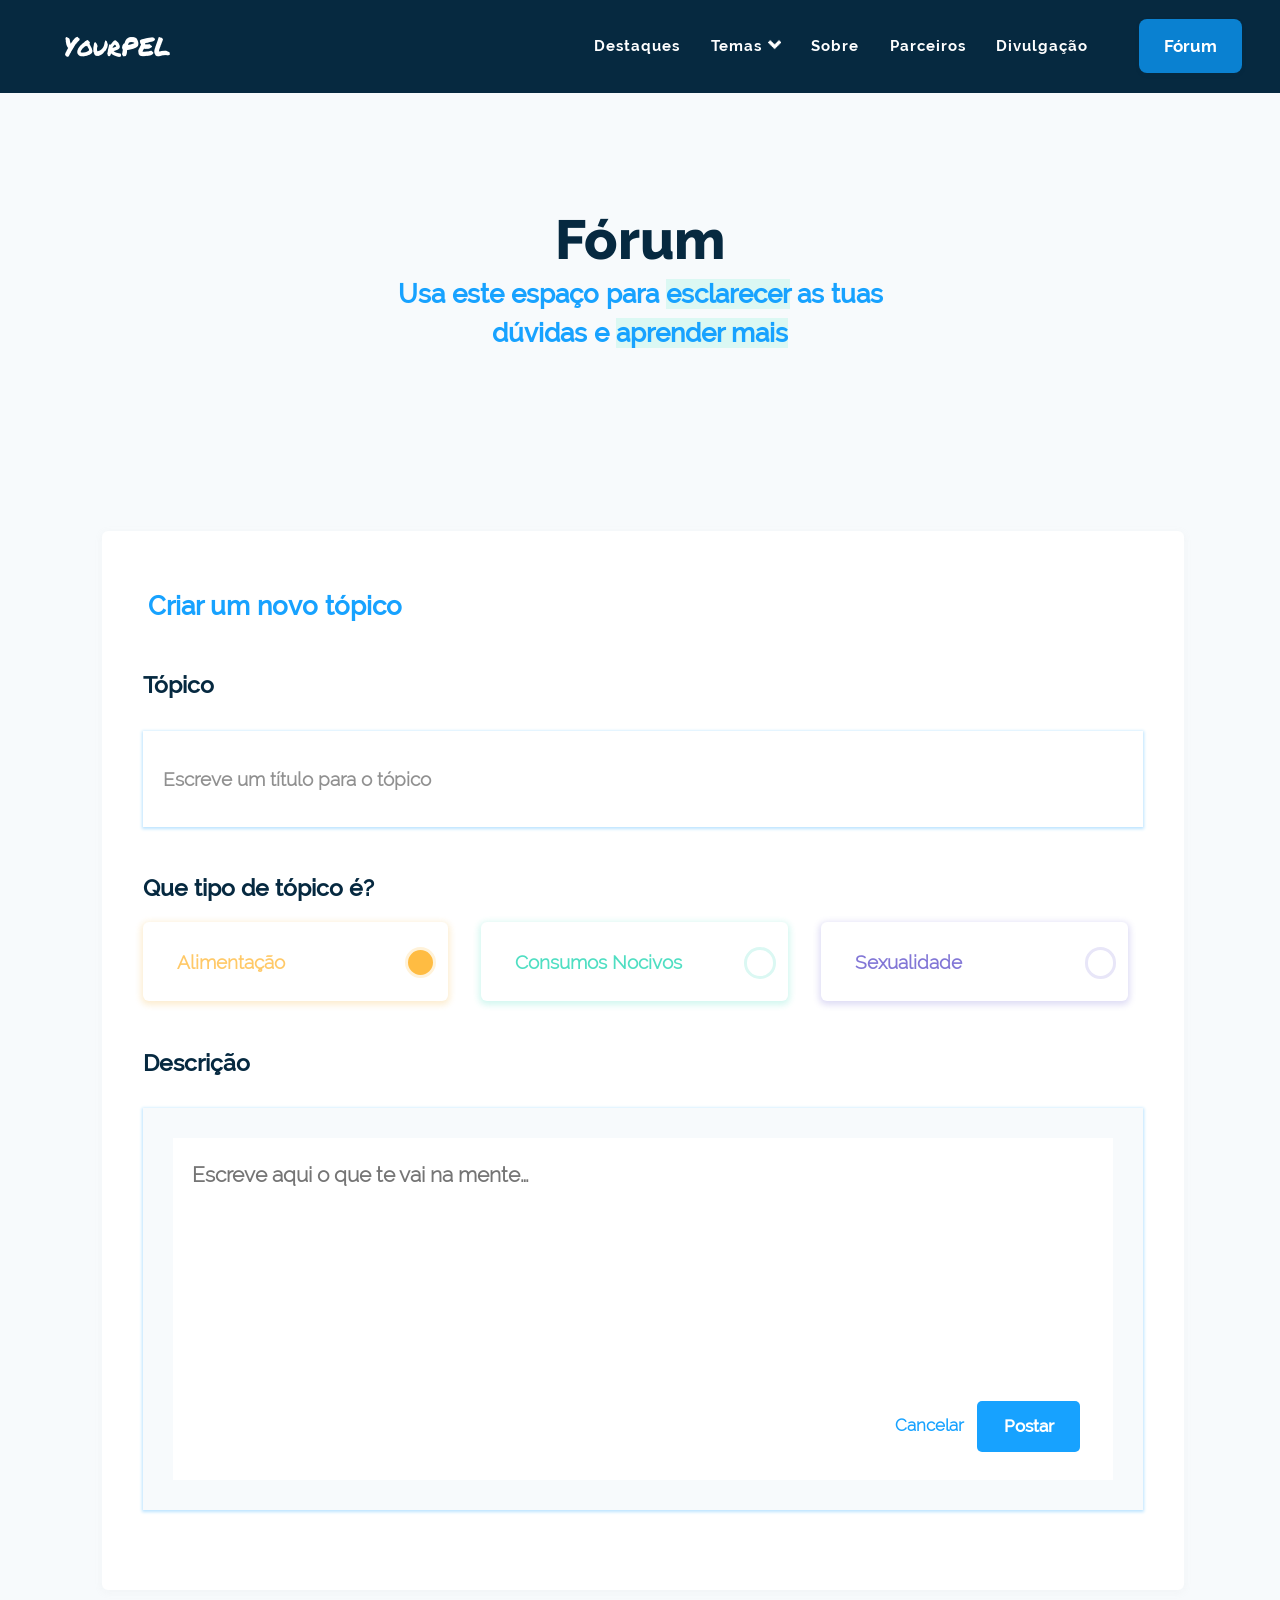
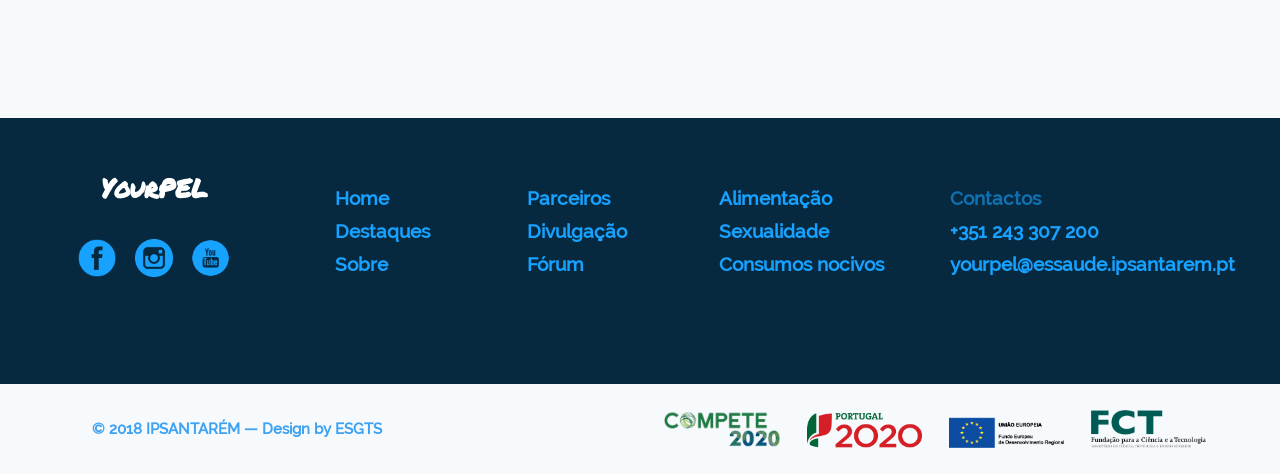
<file: YourPEL/criarTopico.html>
﻿<!DOCTYPE html>
<html>
<head lang="pt">
    <meta charset="UTF-8">
    <title>Fórum Your PEL</title>
    <link rel="stylesheet" href="css/style.css"/>
    <link rel="stylesheet" href="css/animate.css"/>
    <script src="js/wow.js"></script>
    <script src="js/jquery-3.2.1.min.js"></script>
    <script src="js/jquery.color-2.1.2.min.js"></script>
    <script src="js/menu.js"></script>
    <script src="js/recursosForumNovoTopico.js"></script>
    <script src="js/cookiesGeral.js"></script>
    <meta name="viewport" content="width=device-width, initial-scale=1"/>
    <script>
      new WOW().init();
  </script>
</head>
<body class="paginaTema forum">
    <div class="zonaMenu">
        <nav class="navbar">
            <a class="logo" href="index.html">YourPEL</a>
            <ul class="topicosMenu">
                <li><a href="destaques.html">Destaques</a></li>
                <li class="dropdownMenu">
                    Temas<button class="setaTemasMenu"></button>
                    <div class="helper"></div>
                    <div class="triangulo"></div>
                    <div class="dropdown">
                        <div class="submenus">
                            <a href="alimentacao.html">Alimentação</a>
                            <a href="sexualidade.html">Sexualidade</a>
                            <a href="consumos.html">Consumos Nocivos</a>
                            <div class="clear"></div>
                        </div>
                    </div>
                    <div class="clear"></div>
                </li>
                <li><a href="sobre.html">Sobre</a></li>
                <li><a href="parceiros.html">Parceiros</a></li>
                <li><a href="divulgacao.html">Divulgação</a></li>
            </ul>
            <a href="forum.html"><input type="button" class="active" value="Fórum"></a>
        </nav>
        <div class="navbar-mobile mobile">
            <a class="logo" href="index.html">YourPEL</a>
            <button class="botao-mobile">☰</button>
            <div class="clear"></div>
        </div>
        <nav class="menu-mobile mobile">
            <div class="topicosMenu">
                <div class="menu-contentor">
                    <button>x</button>
                    <a href="destaques.html">Destaques</a>
                    <a class="temas" href="alimentacao.html">Alimentação</a>
                    <a class="temas" href="sexualidade.html">Sexualidade</a>
                    <a class="temas" href="consumos.html">Consumos Nocivos</a>
                    <a href="sobre.html">Sobre</a>
                    <a href="parceiros.html">Parceiros</a>
                    <a href="divulgacao.html">Divulgação</a>
                    <a href="forum.html">Fórum</a>
                    <div class="clear"></div>
                </div>
                <div class="clear"></div>
            </div>
        </nav>
    </div>
    <div class="main">
        <div class="tituloZonaConteudo">
            <p class="destaquesTitulo">Fórum</p>
            <p class="aqui-podes-encontrar">Usa este espaço para <mark>esclarecer</mark> as tuas dúvidas e <mark>aprender mais</mark></p>
        </div>
        <div class="conteudo">
            <p class="novoTopico">Criar um novo tópico</p>
          <p class="tituloTopico">Tópico</p>
                 <div class="div_tituloNovoTopico" >
                     <input type="text" class="textoTituloNovoTopico" placeholder="Escreve um título para o tópico">
                     <div class="clear"></div>
                 </div>
            <p class="tituloTopico">Que tipo de tópico é?</p>
            <div class="div_escolhaTipoTopico" >
                <div class="div_escolhaAlimentacao">
                    <p class="textoEscolha" style="color: #FFBC42">Alimentação</p>
                    <div class="round">
                        <input type="checkbox" id="cbAlimentacao" checked/>
                        <label for="cbAlimentacao"></label>
                    </div>
                </div>
                <div class="div_escolhaConsumos">
                    <p class="textoEscolha" style="color: #24D7B4">Consumos Nocivos</p>
                    <div class="round">
                        <input type="checkbox" id="cbConsumos" />
                        <label for="cbConsumos" style="border: 3px solid #DBF8F3;" ></label>
                    </div>
                </div>
                <div class="div_escolhaSexualidade">
                    <p class="textoEscolha" style="color:#6355CD">Sexualidade</p>
                    <div class="round">
                        <input type="checkbox" id="cbSexualidade" />
                        <label for="cbSexualidade" style="border: 3px solid #E8E6F8;"></label>
                    </div>
                </div>
                <div class="clear"></div>
            </div>
            <p class="tituloTopico">Descrição</p>
            <div class="div_descricaoNovoTopico" >
                <div class="zonaTextoDescricao">
                <textarea class="textoDescricao" placeholder="Escreve aqui o que te vai na mente…"></textarea>
                    <div class="div_postarCancelar">
                        <span class="cancelar">Cancelar</span>
                        <input type="button" class="btn_postar" value="Postar">
                    </div>
                </div>

                <div class="clear"></div>
            </div>
            <div class="zonaMudancaTopicos">
               
            </div>
        </div>
    </div>

    <footer>
        <div id="rodape">
            <h1 id="logoRodape">YourPEL</h1>
            <div id="icons">
                <p id="linhaIc">
                    <a href="https://www.facebook.com/projetoyourpel/" target="_blank"><img id="facebookIcon" src="imagens/Rodape/facebook_icon.png" /></a>
                    <a href="https://www.instagram.com/yourpel/" target="_blank"><img id="instagramIcon" src="imagens/Rodape/instagram_icon.png" /></a>
                    <a href="https://www.youtube.com/channel/UCreEERg2Rs-FlDpCPxDyJGw" target="_blank"><img id="youtubeIcon" src="imagens/Rodape/youtube_icon.png" /></a>
                </p>
            </div>
            <div class="zonaGeral menu">
                <a href="index.html" class="estilo">Home</a>
                <br>
                <a href="destaques.html" class="estilo">Destaques </a>
                <br>
                <a href="sobre.html" class="estilo">Sobre </a>
                <br>
            </div>

            <div class="zonaGeral2 menu">
                <a href="parceiros.html" class="estilo">Parceiros</a>
                <br>
                <a href="divulgacao.html" class="estilo">Divulgação</a>
                <br>
                <a href="forum.html" class="estilo">Fórum</a>
                <br>
            </div>

            <div class="zonaArtigos menu">
                <a href="alimentacao.html" class="estilo">Alimentação</a>
                <br>
                <a href="sexualidade.html" class="estilo">Sexualidade</a>
                <br>
                <a href="consumos.html" class="estilo">Consumos nocivos</a>
                <br>
            </div>

            <div class="zonaContactos menu">
                <p class="styConta" style="color: #1070B0;">Contactos</p>
                <p class="styConta" style="color: #17A2FF;">+351 243 307 200</p>
                <p class="styConta" style="color: #17A2FF;">yourpel@essaude.ipsantarem.pt</p>
            </div>
            <div class="clear"></div>
        </div>
        <div id="zonaCopyrights">
            <p class="copyrights">© 2018 IPSANTARÉM — Design by ESGTS</p>
            <div id="icParceiros">
                <a href="http://www.poci-compete2020.pt/"><img id="comp" class="estilo parceiros" src="imagens/Rodape/comp2020.png"/></a>
                <a href="https://www.portugal2020.pt/"><img id="port" class="estilo parceiros" src="imagens/Rodape/port2020.png"/></a>
                <a href="https://europa.eu/european-union/index_pt"><img id="eu" class="estilo parceiros" src="imagens/Rodape/UE.png"/></a>
                <a href="https://www.fct.pt/"><img id="fct" class="estilo parceiros" src="imagens/Rodape/fct.png"/></a>
            </div>
        </div>
    </footer>
</body>
</html>
</file>
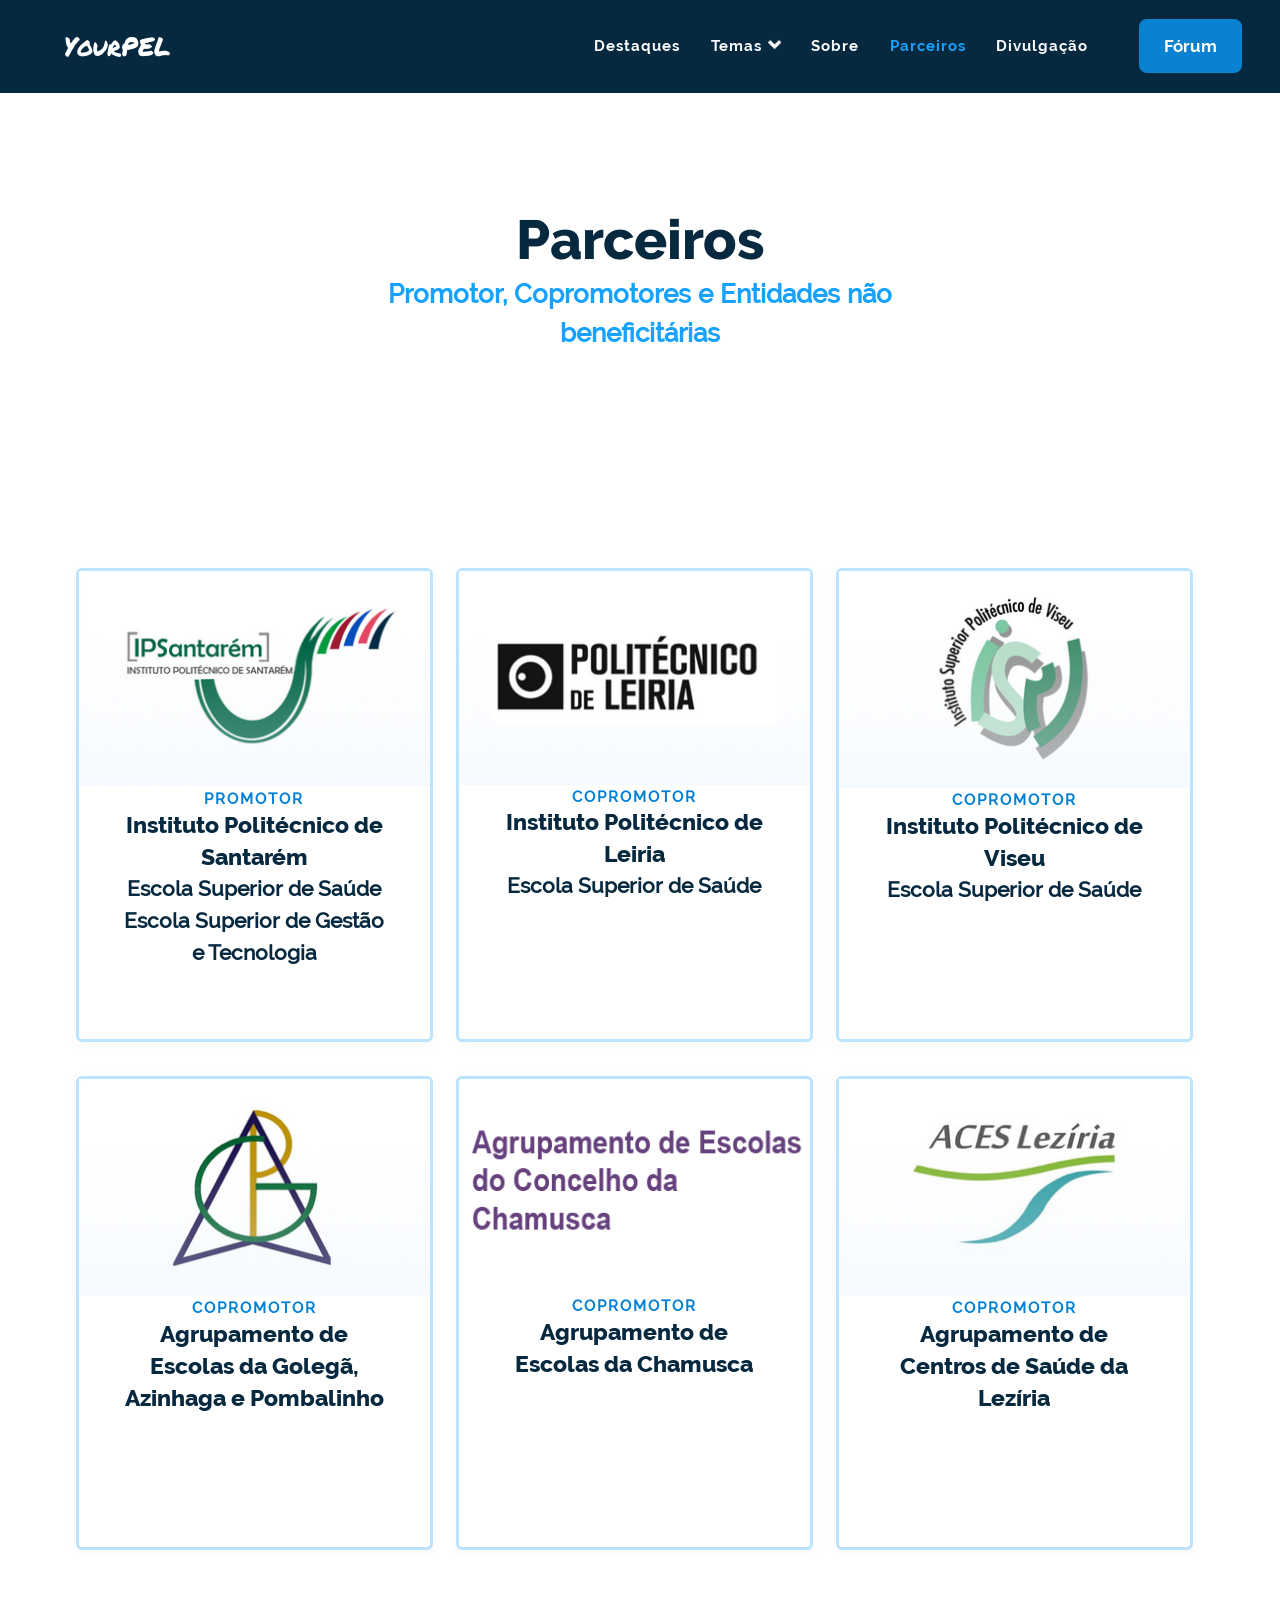
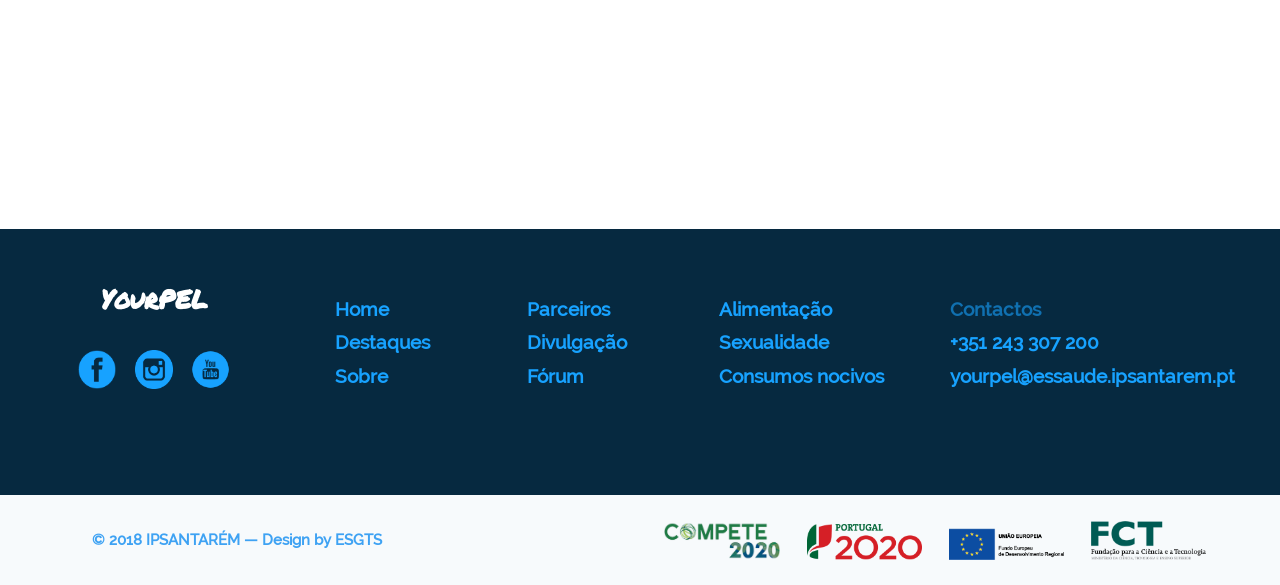
<file: YourPEL/parceiros.html>
﻿<!DOCTYPE html>
<html>
    <head lang="pt">
        <meta charset="UTF-8">
        <title>Parceiros Your PEL</title>
        <link rel="stylesheet" href="css/style.css"/>
        <link rel="stylesheet" href="css/animate.css"/>
        <script src="js/wow.js"></script>
        <script src="js/jquery-3.2.1.min.js"></script>
        <script src="js/jquery.color-2.1.2.min.js"></script>
        <script src="js/menu.js"></script>
        <script src="js/cookiesGeral.js"></script>
        <meta name="viewport" content="width=device-width, initial-scale=1"/>
        <script>
          new WOW().init();
        </script>
    </head>
    <body class="parceiros">
        <div class="zonaMenu">
            <nav class="navbar">
                <a class="logo" href="index.html">YourPEL</a>
                <ul class="topicosMenu">
                    <li><a href="destaques.html">Destaques</a></li>
                    <li class="dropdownMenu">Temas<button class="setaTemasMenu"></button>
                        <div class="helper"></div>
                        <div class="triangulo"></div>
                        <div class="dropdown">
                            <div class="submenus">
                                <a href="alimentacao.html">Alimentação</a>
                                <a href="sexualidade.html">Sexualidade</a>
                                <a href="consumos.html">Consumos Nocivos</a>
                                <div class="clear"></div>
                            </div>
                        </div>
                        <div class="clear"></div>
                    </li>
                    <li><a href="sobre.html">Sobre</a></li>
                    <li class="selected"><a href="parceiros.html">Parceiros</a></li>
                    <li><a href="divulgacao.html">Divulgação</a></li>
                </ul>
                <a href="forum.html"><input type="button" class="active" value="Fórum"></a>
            </nav>
            <div class="navbar-mobile mobile">
                <a class="logo" href="index.html">YourPEL</a>
                <button class="botao-mobile">☰</button>
                <div class="clear"></div>
            </div>
            <nav class="menu-mobile mobile">
                <div class="topicosMenu">
                    <div class="menu-contentor">
                        <button>x</button>
                        <a href="destaques.html">Destaques</a>
                        <a class="temas" href="alimentacao.html">Alimentação</a>
                        <a class="temas" href="sexualidade.html">Sexualidade</a>
                        <a class="temas" href="consumos.html">Consumos Nocivos</a>
                        <a href="sobre.html">Sobre</a>
                        <a href="parceiros.html">Parceiros</a>
                        <a href="divulgacao.html">Divulgação</a>
                        <a href="forum.html">Fórum</a>
                        <div class="clear"></div>
                    </div>
                    <div class="clear"></div>
                </div>
            </nav>
        </div>
        <div class="main">
            <div class="tituloZonaConteudo">
                <p class="destaquesTitulo">Parceiros</p>
                <p class="aqui-podes-encontrar">Promotor, Copromotores e Entidades não beneficitárias</p>
            </div>

            <div class="parcerias">
                <a href="http://www.ipsantarem.pt/pt/home/">
                    <div class="parceiro wow fadeIn hvr-grow">
                        <img src="imagens/logoIPS.png">
                        <p class="parceria">PROMOTOR</p>
                        <p class="nomeInstituto">Instituto Politécnico de Santarém</p>
                        <p class="nomeEscola">Escola Superior de Saúde </br> Escola Superior de Gestão e Tecnologia</p>
                    </div>
                </a>

                <a href="https://www.ipleiria.pt/">
                    <div class="parceiro wow fadeIn hvr-grow">
                        <img src="imagens/logoIPL.png">
                        <p class="parceria">COPROMOTOR</p>
                        <p class="nomeInstituto">Instituto Politécnico de Leiria</p>
                        <p class="nomeEscola">Escola Superior de Saúde</p>
                    </div>
                </a>

                <a href="http://www.ipv.pt/">
                    <div class="parceiro wow fadeIn hvr-grow">
                        <img src="imagens/logoIPV.png">
                        <p class="parceria">COPROMOTOR</p>
                        <p class="nomeInstituto">Instituto Politécnico de Viseu</p>
                        <p class="nomeEscola">Escola Superior de Saúde</p>
                    </div>
                </a>

                <a href="http://www.agrupamentoegap.pt/">
                    <div class="parceiro wow fadeIn hvr-grow">
                        <img src="imagens/logoAEGAP.png">
                        <p class="parceria">COPROMOTOR</p>
                        <p class="nomeInstituto">Agrupamento de Escolas da Golegã, Azinhaga e Pombalinho</p>
                    </div>
                </a>

                <a href="http://nonio.ese.ipsantarem.pt/avejicc/">
                    <div class="parceiro wow fadeIn hvr-grow">
                        <img src="imagens/logoAEC.png">
                        <p class="parceria">COPROMOTOR</p>
                        <p class="nomeInstituto">Agrupamento de Escolas da Chamusca</p>
                    </div>
                </a>

                <a href="http://www.arslvt.min-saude.pt/pages/287?poi_id=2245">
                    <div class="parceiro wow fadeIn hvr-grow">
                        <img src="imagens/logoACSL.png">
                        <p class="parceria">COPROMOTOR</p>
                        <p class="nomeInstituto">Agrupamento de Centros de Saúde da Lezíria</p>
                    </div>
                </a>
                <div class="clear"></div>
            </div>
        </div>
        <footer>
            <div id="rodape">
                <h1 id="logoRodape">YourPEL</h1>
                <div id="icons">
                    <p id="linhaIc">
                        <a href="https://www.facebook.com/projetoyourpel/" target="_blank"><img id="facebookIcon" src="imagens/Rodape/facebook_icon.png" /></a>
                        <a href="https://www.instagram.com/yourpel/" target="_blank"><img id="instagramIcon" src="imagens/Rodape/instagram_icon.png" /></a>
                        <a href="https://www.youtube.com/channel/UCreEERg2Rs-FlDpCPxDyJGw" target="_blank"><img id="youtubeIcon" src="imagens/Rodape/youtube_icon.png" /></a>
                    </p>
                </div>
                <div class="zonaGeral menu">
                    <a href="index.html" class="estilo">Home</a>
                    <br>
                    <a href="destaques.html" class="estilo">Destaques </a>
                    <br>
                    <a href="sobre.html" class="estilo">Sobre </a>
                    <br>
                </div>

                <div class="zonaGeral2 menu">
                    <a href="parceiros.html" class="estilo">Parceiros</a>
                    <br>
                    <a href="divulgacao.html" class="estilo">Divulgação</a>
                    <br>
                    <a href="forum.html" class="estilo">Fórum</a>
                    <br>
                </div>

                <div class="zonaArtigos menu">
                    <a href="alimentacao.html" class="estilo">Alimentação</a>
                    <br>
                    <a href="sexualidade.html" class="estilo">Sexualidade</a>
                    <br>
                    <a href="consumos.html" class="estilo">Consumos nocivos</a>
                    <br>
                </div>

                <div class="zonaContactos menu">
                    <p class="styConta" style="color: #1070B0;">Contactos</p>
                    <p class="styConta" style="color: #17A2FF;">+351 243 307 200</p>
                    <p class="styConta" style="color: #17A2FF;">yourpel@essaude.ipsantarem.pt</p>
                </div>
                <div class="clear"></div>
            </div>
            <div id="zonaCopyrights">
                <p class="copyrights">© 2018 IPSANTARÉM — Design by ESGTS</p>
                <div id="icParceiros">
                    <a href="http://www.poci-compete2020.pt/"><img id="comp" class="estilo parceiros" src="imagens/Rodape/comp2020.png"/></a>
                    <a href="https://www.portugal2020.pt/"><img id="port" class="estilo parceiros" src="imagens/Rodape/port2020.png"/></a>
                    <a href="https://europa.eu/european-union/index_pt"><img id="eu" class="estilo parceiros" src="imagens/Rodape/UE.png"/></a>
                    <a href="https://www.fct.pt/"><img id="fct" class="estilo parceiros" src="imagens/Rodape/fct.png"/></a>
                </div>
            </div>
        </footer>
    </body>
</html>
</file>
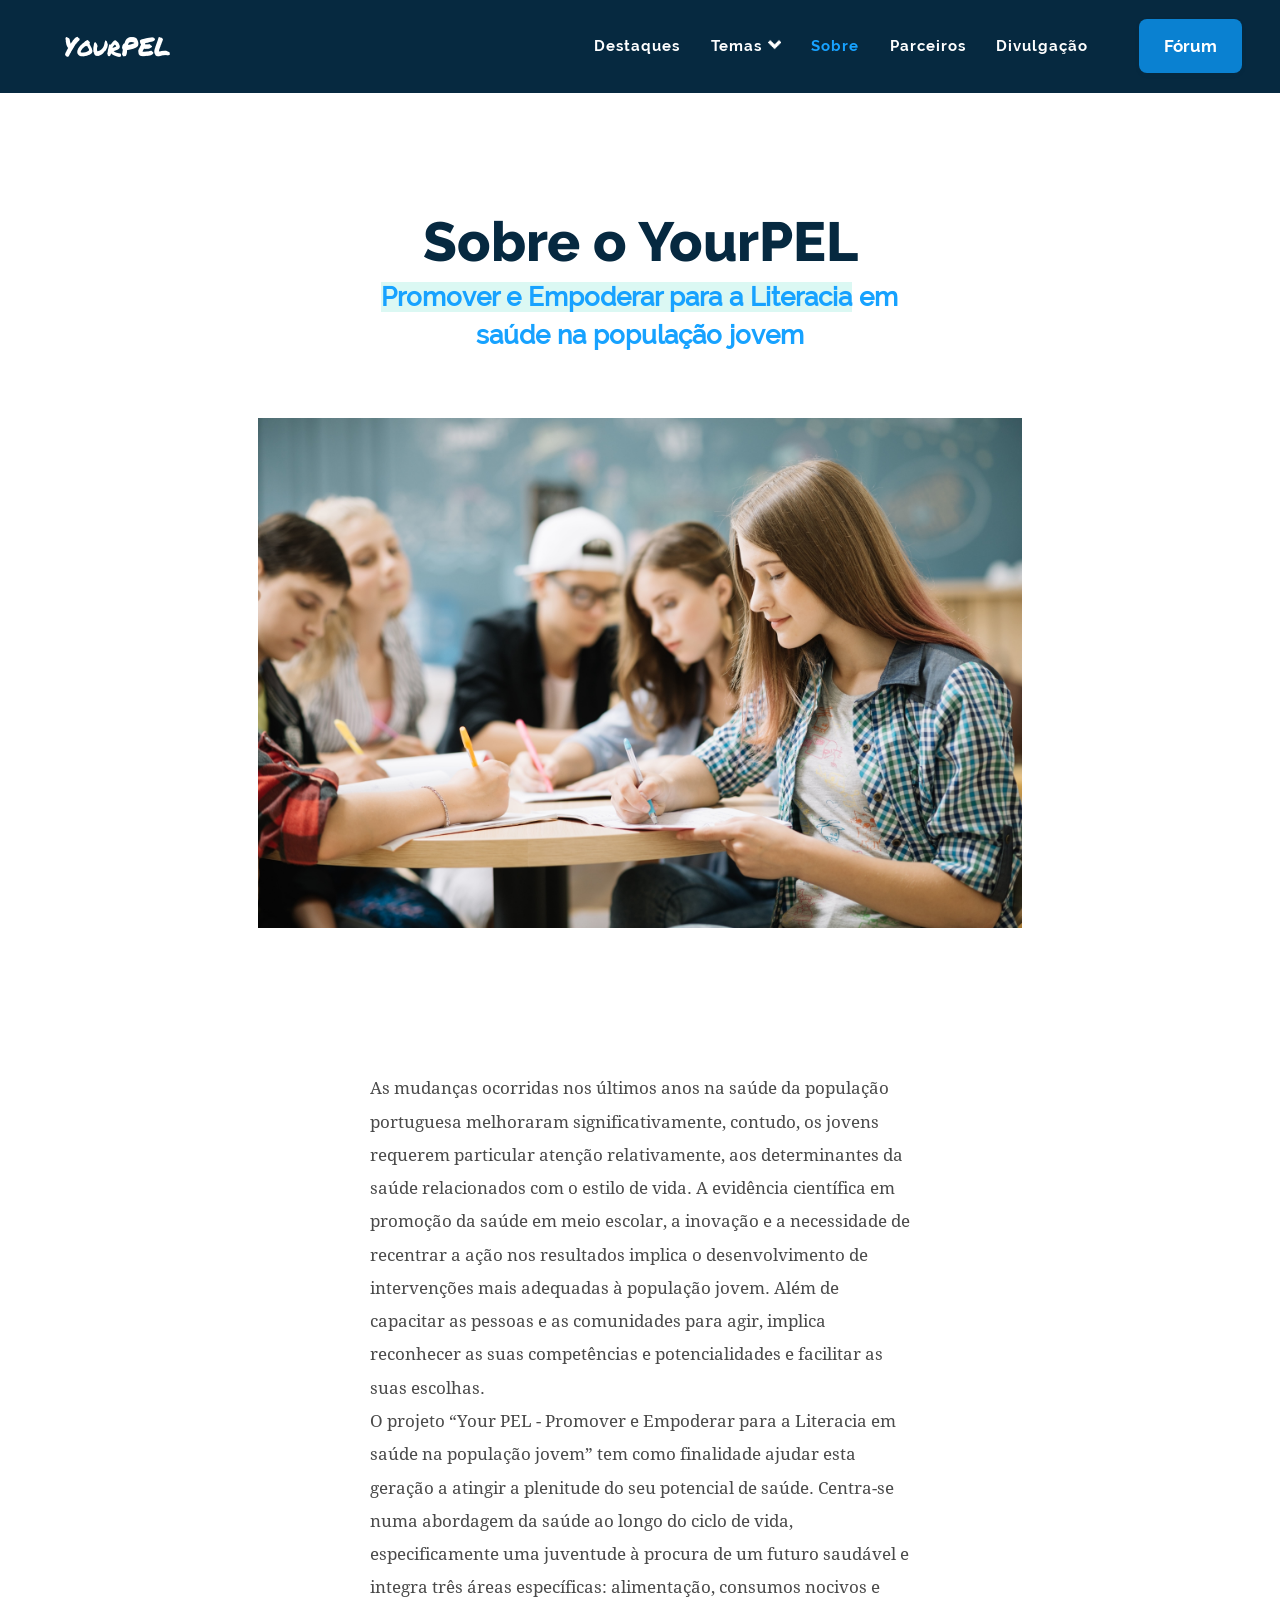
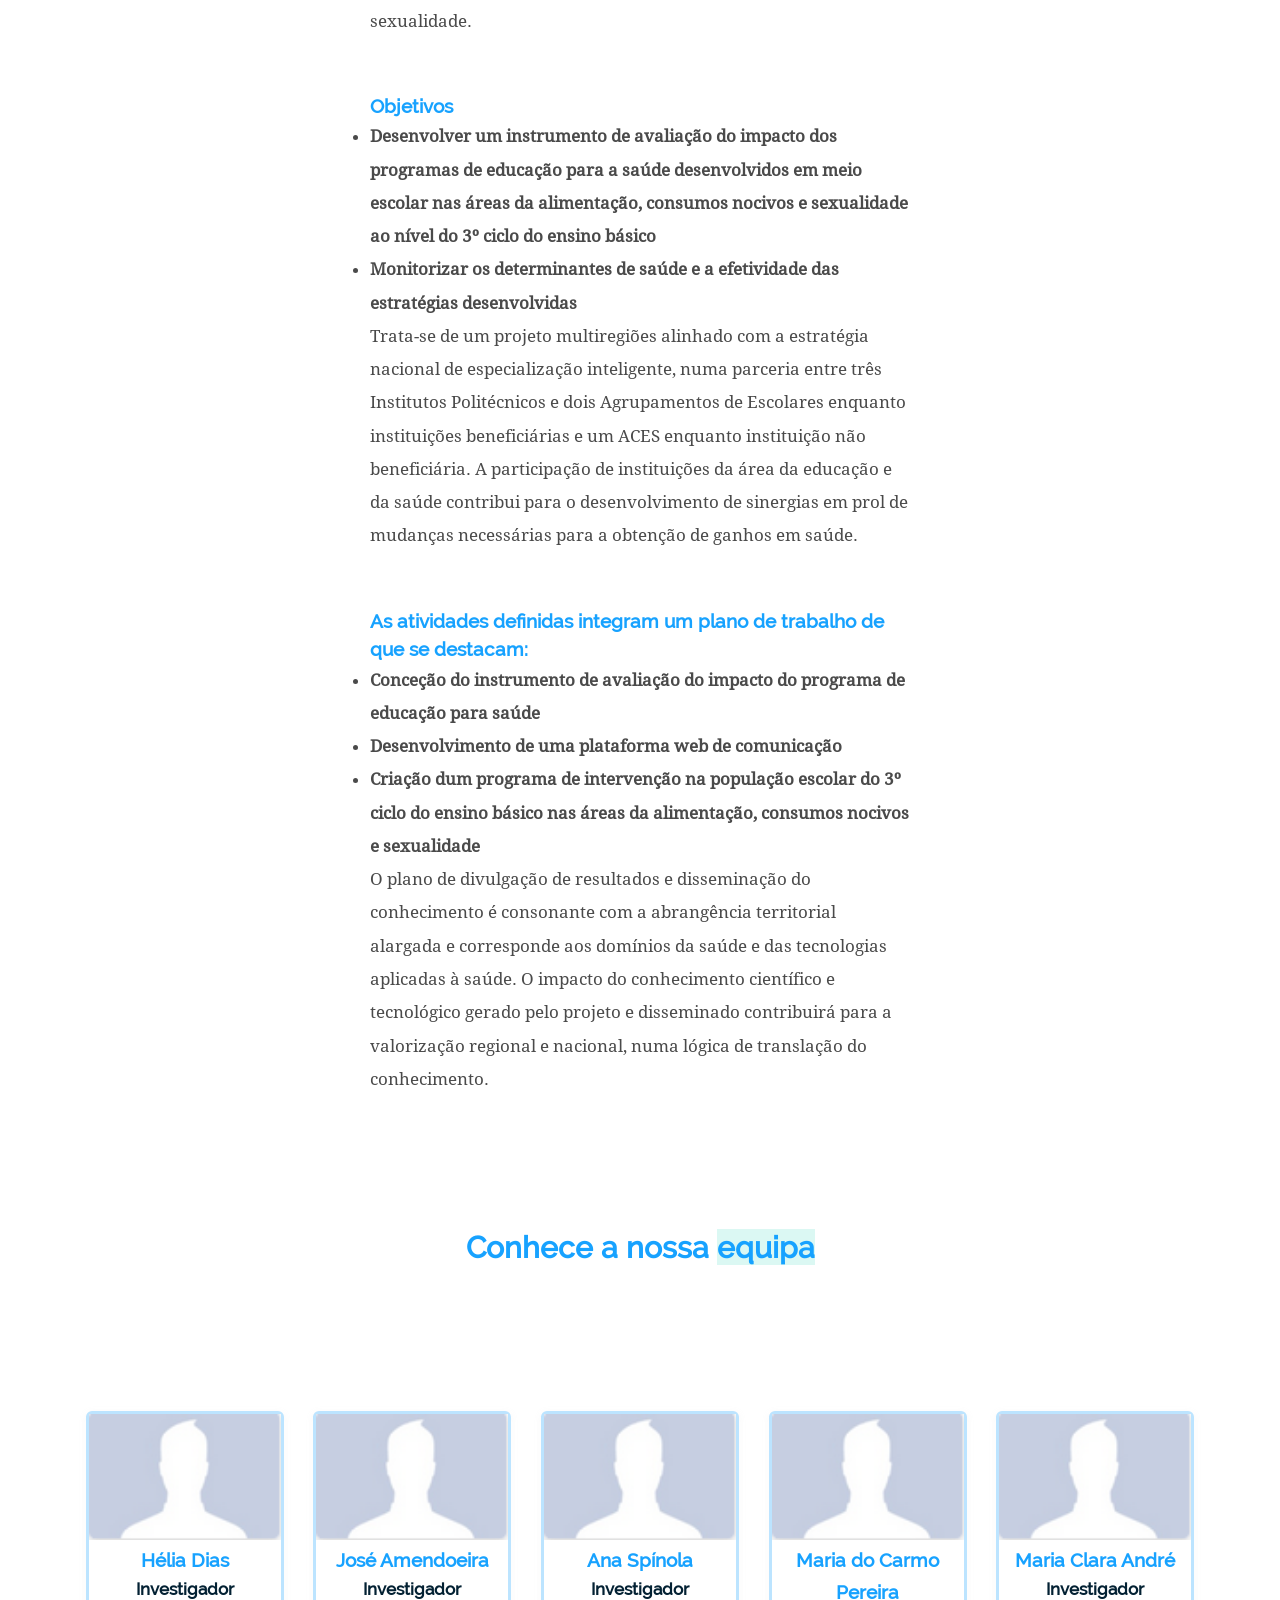
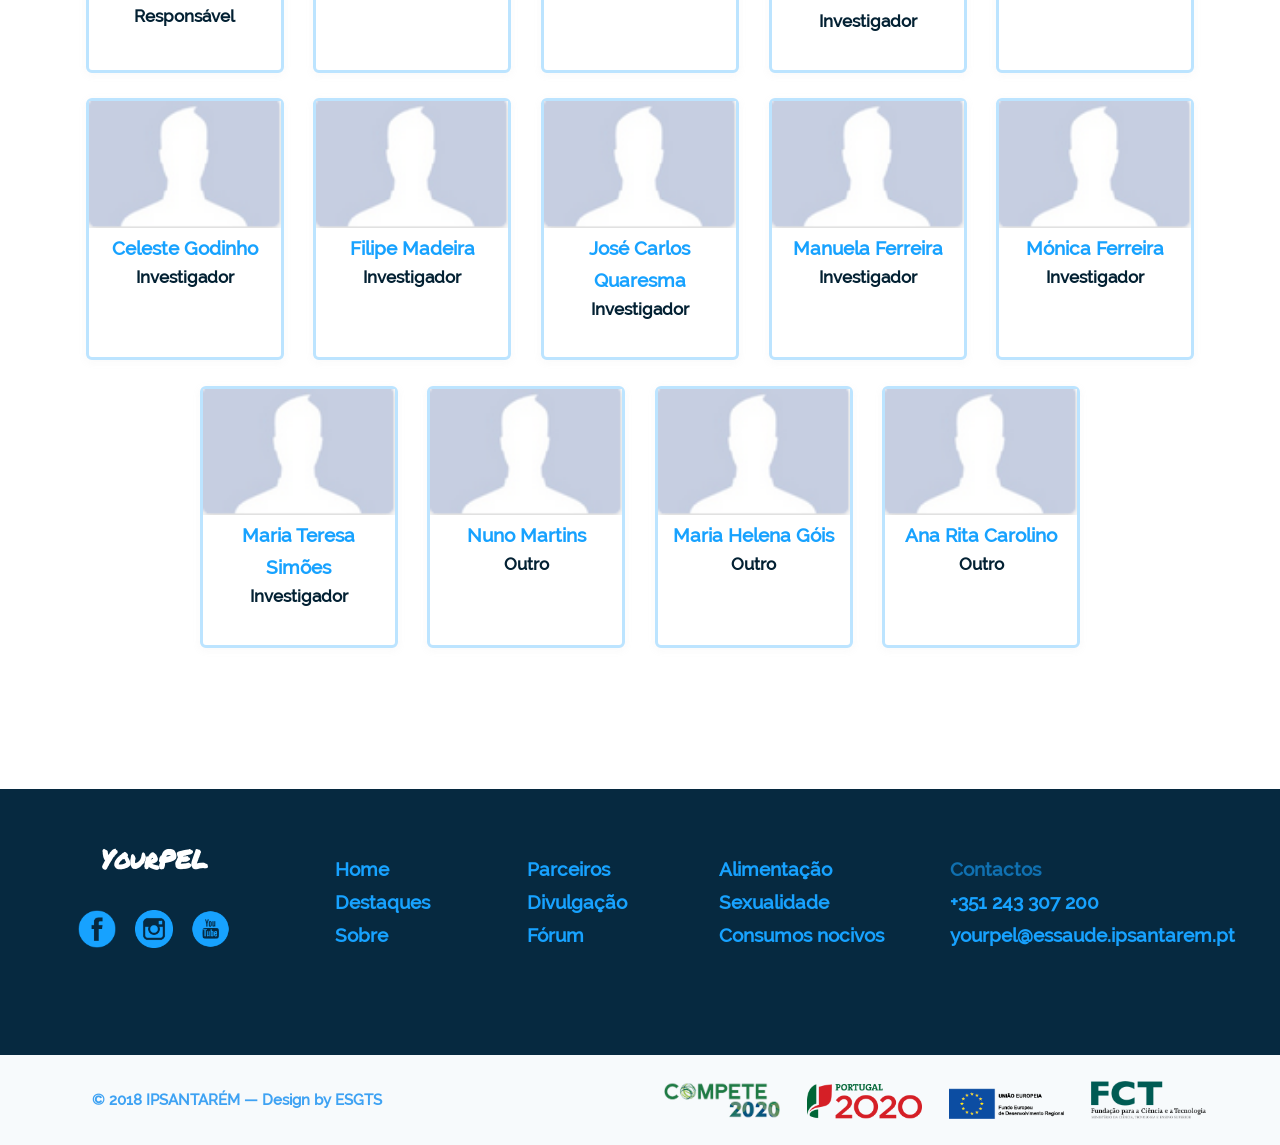
<file: YourPEL/sobre.html>
﻿<!DOCTYPE html>
<html>
<head lang="pt">
    <meta charset="UTF-8">
    <title>Sobre o Your PEL</title>
    <link rel="stylesheet" href="css/animate.css"/>
    <link rel="stylesheet" href="css/style.css"/>
    <script src="js/wow.js"></script>
    <script src="js/jquery-3.2.1.min.js"></script>
    <script src="js/jquery.color-2.1.2.min.js"></script>
    <script src="js/menu.js"></script>
    <script src="js/cookiesGeral.js"></script>
    <meta name="viewport" content="width=device-width, initial-scale=1"/>
    <script>
      new WOW().init();
  </script>
</head>
<body class="sobre">
    <div class="zonaMenu">
        <nav class="navbar">
            <a class="logo" href="index.html">YourPEL</a>
            <ul class="topicosMenu">
                <li><a href="destaques.html">Destaques</a></li>
                <li class="dropdownMenu">Temas<button class="setaTemasMenu"></button>
                    <div class="helper"></div>
                    <div class="triangulo"></div>
                    <div class="dropdown">
                        <div class="submenus">
                            <a href="alimentacao.html">Alimentação</a>
                            <a href="sexualidade.html">Sexualidade</a>
                            <a href="consumos.html">Consumos Nocivos</a>
                            <div class="clear"></div>
                        </div>
                    </div>
                    <div class="clear"></div>
                </li>
                <li class="selected"><a href="sobre.html">Sobre</a></li>
                <li><a href="parceiros.html">Parceiros</a></li>
                <li><a href="divulgacao.html">Divulgação</a></li>
            </ul>
            <a href="forum.html"><input type="button" class="active" value="Fórum"></a>
        </nav>
        <div class="navbar-mobile mobile">
            <a class="logo" href="index.html">YourPEL</a>
            <button class="botao-mobile">☰</button>
            <div class="clear"></div>
        </div>
        <nav class="menu-mobile mobile">
            <div class="topicosMenu">
                <div class="menu-contentor">
                    <button>x</button>
                    <a href="destaques.html">Destaques</a>
                    <a class="temas" href="alimentacao.html">Alimentação</a>
                    <a class="temas" href="sexualidade.html">Sexualidade</a>
                    <a class="temas" href="consumos.html">Consumos Nocivos</a>
                    <a href="sobre.html">Sobre</a>
                    <a href="parceiros.html">Parceiros</a>
                    <a href="divulgacao.html">Divulgação</a>
                    <a href="forum.html">Fórum</a>
                    <div class="clear"></div>
                </div>
                <div class="clear"></div>
            </div>
        </nav>
    </div>
    <div class="main">
        <div class="zona conteudo">
            <div class="tituloZonaConteudo">
                <p class="destaquesTitulo">Sobre o YourPEL</p>
                <p class="aqui-podes-encontrar"><mark>Promover e Empoderar para a Literacia</mark> em saúde na população jovem</p>
                <img src="imagens/imgInicial-min.jpg">
            </div>
            <div class="zona descricao">
                <p>As mudanças ocorridas nos últimos anos na saúde da população portuguesa melhoraram significativamente, contudo, os jovens requerem particular atenção relativamente, aos determinantes da saúde relacionados com o estilo de vida. A evidência científica em promoção da saúde em meio escolar, a inovação e a necessidade de recentrar a ação nos resultados implica o desenvolvimento de intervenções mais adequadas à população jovem. Além de capacitar as pessoas e as comunidades para agir, implica reconhecer as suas competências e potencialidades e facilitar as suas escolhas.</p>
                <p>O projeto “Your PEL - Promover e Empoderar para a Literacia em saúde na população jovem” tem como finalidade ajudar esta geração a atingir a plenitude do seu potencial de saúde. Centra-se numa abordagem da saúde ao longo do ciclo de vida, especificamente uma juventude à procura de um futuro saudável e integra três áreas específicas: alimentação, consumos nocivos e sexualidade.</p>

                <p class="destacar">Objetivos</p>
                <ul>
                    <li>Desenvolver um instrumento de avaliação do impacto dos programas de educação para a saúde desenvolvidos em meio escolar nas áreas da alimentação, consumos nocivos e sexualidade ao nível do 3º ciclo do ensino básico</li>
                    <li>Monitorizar os determinantes de saúde e a efetividade das estratégias desenvolvidas</li>
                </ul>

                <p>Trata-se de um projeto multiregiões alinhado com a estratégia nacional de especialização inteligente, numa parceria entre três Institutos Politécnicos e dois Agrupamentos de Escolares enquanto instituições beneficiárias e um ACES enquanto instituição não beneficiária. A participação de instituições da área da educação e da saúde contribui para o desenvolvimento de sinergias em prol de mudanças necessárias para a obtenção de ganhos em saúde.</p>

                <p class="destacar">As atividades definidas integram um plano de trabalho de que se destacam:</p>
                <ul>
                    <li>Conceção do instrumento de avaliação do impacto do programa de educação para saúde</li>
                    <li>Desenvolvimento de uma plataforma web de comunicação</li>
                    <li>Criação dum programa de intervenção na população escolar do 3º ciclo do ensino básico nas áreas da alimentação, consumos nocivos e sexualidade</li>
                </ul>

                <p>O plano de divulgação de resultados e disseminação do conhecimento é consonante com a abrangência territorial alargada e corresponde aos domínios da saúde e das tecnologias aplicadas à saúde. O impacto do conhecimento científico e tecnológico gerado pelo projeto e disseminado contribuirá para a valorização regional e nacional, numa lógica de translação do conhecimento.</p>
            </div>
        </div>
        <div class="zona equipa">
            <h1>Conhece a nossa <mark>equipa</mark></h1>
            <div class="elementos">
                <div class="elemento">
                    <img src="imagens/fotosPerfil/nada.png">
                    <p class="nome">Hélia Dias</p>
                    <p class="cargo">Investigador Responsável</p>
                </div>
                <div class="elemento">
                    <img src="imagens/fotosPerfil/nada.png">
                    <p class="nome">José Amendoeira</p>
                    <p class="cargo">Investigador</p>
                </div>
                <div class="elemento">
                    <img src="imagens/fotosPerfil/nada.png">
                    <p class="nome">Ana Spínola</p>
                    <p class="cargo">Investigador</p>
                </div>
                <div class="elemento">
                    <img src="imagens/fotosPerfil/nada.png">
                    <p class="nome">Maria do Carmo Pereira</p>
                    <p class="cargo">Investigador</p>
                </div>
                <div class="elemento">
                    <img src="imagens/fotosPerfil/nada.png">
                    <p class="nome">Maria Clara André</p>
                    <p class="cargo">Investigador</p>
                </div>
                <div class="elemento">
                    <img src="imagens/fotosPerfil/nada.png">
                    <p class="nome">Celeste Godinho</p>
                    <p class="cargo">Investigador</p>
                </div>
                <div class="elemento">
                    <img src="imagens/fotosPerfil/nada.png">
                    <p class="nome">Filipe Madeira</p>
                    <p class="cargo">Investigador</p>
                </div>
                <div class="elemento">
                    <img src="imagens/fotosPerfil/nada.png">
                    <p class="nome">José Carlos Quaresma</p>
                    <p class="cargo">Investigador</p>
                </div>
                <div class="elemento">
                    <img src="imagens/fotosPerfil/nada.png">
                    <p class="nome">Manuela Ferreira</p>
                    <p class="cargo">Investigador</p>
                </div>
                <div class="elemento">
                    <img src="imagens/fotosPerfil/nada.png">
                    <p class="nome">Mónica Ferreira</p>
                    <p class="cargo">Investigador</p>
                </div>
                <div class="elemento">
                    <img src="imagens/fotosPerfil/nada.png">
                    <p class="nome">Maria Teresa Simões</p>
                    <p class="cargo">Investigador</p>
                </div>
                <div class="elemento">
                    <img src="imagens/fotosPerfil/nada.png">
                    <p class="nome">Nuno Martins</p>
                    <p class="cargo">Outro</p>
                </div>
                <div class="elemento">
                    <img src="imagens/fotosPerfil/nada.png">
                    <p class="nome">Maria Helena Góis</p>
                    <p class="cargo">Outro</p>
                </div>
                <div class="elemento">
                    <img src="imagens/fotosPerfil/nada.png">
                    <p class="nome">Ana Rita Carolino</p>
                    <p class="cargo">Outro</p>
                </div>
            </div>
        </div>
    </div>
    <footer>
        <div id="rodape">
            <h1 id="logoRodape">YourPEL</h1>
            <div id="icons">
                <p id="linhaIc">
                    <img id="facebookIcon" src="imagens/Rodape/facebook_icon.png"/>
                    <img id="instagramIcon" src="imagens/Rodape/instagram_icon.png"/>
                    <img id="youtubeIcon" src="imagens/Rodape/youtube_icon.png"/>
                </p>
            </div>
            <div class="zonaGeral menu">
                <a href="index.html" class="estilo">Home</a>
                <br>
                <a href="destaques.html" class="estilo">Destaques </a>
                <br>
                <a href="sobre.html" class="estilo">Sobre </a>
                <br>
            </div>

            <div class="zonaGeral2 menu">
                <a href="parceiros.html" class="estilo">Parceiros</a>
                <br>
                <a href="divulgacao.html" class="estilo">Divulgação</a>
                <br>
                <a href="forum.html" class="estilo">Fórum</a>
                <br>
            </div>

            <div class="zonaArtigos menu">
                <a href="alimentacao.html" class="estilo">Alimentação</a>
                <br>
                <a href="sexualidade.html" class="estilo">Sexualidade</a>
                <br>
                <a href="consumos.html" class="estilo">Consumos nocivos</a>
                <br>
            </div>

            <div class="zonaContactos menu">
                <p class="styConta" style="color: #1070B0;">Contactos</p>
                <p class="styConta" style="color: #17A2FF;">+351 243 307 200</p>
                <p class="styConta" style="color: #17A2FF;">yourpel@essaude.ipsantarem.pt</p>
            </div>
            <div class="clear"></div>
        </div>
        <div id="zonaCopyrights">
            <p class="copyrights">© 2018 IPSANTARÉM — Design by ESGTS</p>
            <div id="icParceiros">
                <a href="http://www.poci-compete2020.pt/"><img id="comp" class="estilo parceiros" src="imagens/Rodape/comp2020.png"/></a>
                <a href="https://www.portugal2020.pt/"><img id="port" class="estilo parceiros" src="imagens/Rodape/port2020.png"/></a>
                <a href="https://europa.eu/european-union/index_pt"><img id="eu" class="estilo parceiros" src="imagens/Rodape/UE.png"/></a>
                <a href="https://www.fct.pt/"><img id="fct" class="estilo parceiros" src="imagens/Rodape/fct.png"/></a>
            </div>
        </div>
    </footer>
</body>
</html>
</file>
<file: YourPEL/css/style.css>
/* PARTES EM COMUM */
    /*CORES*/
        :root {
            --geral-cor1: #062940;
            --geral-cor2: #17A2FF;
            --geral-cor3: #DBF8F3;

            --alimentacao-cor1: #F2A618;
            --alimentacao-cor2: #FFF2D9;
            --alimentacao-back: #FFFCF7;

            --consumos-cor1: #24D7B4;
            --consumos-cor2: #DBF8F3;
            --consumos-back: #F0FFFC;

            --sexualidade-cor1: #6153CC;
            --sexualidade-cor2: #E8E6F8;
            --sexualidade-back: #EFEDFF;
        }

    /*GERAL*/
        body{
            margin: 0;
            padding: 0;
        }

        a {
            text-decoration: none;
        }

        * {
            font-family: "Raleway Medium";
            margin: 0 auto;
            padding: 0;
        }

        .clear{
            clear: both;
        }

        .hr {
            padding-top: 10%;
            background-image: url(../imagens/linhaSep.png);
            background-repeat: no-repeat;
            background-position: bottom;
            width: 50%;
            height: 4px;
            margin: 0 auto;
        }

    /*BOTÕES*/
        .carregarMais {
            width: 15%;
            padding-top: 2%;
            padding-bottom: 2%;
            padding-left: 1%;
            padding-right: 1%;
            border-radius: 6px;
            box-shadow: 0 2px 4px 0 rgba(3,44,72,0.09);
            color: #FFF;
            font-family: "Raleway Bold";
            font-size: 1.334vw;
            font-weight: 900;
            line-height: 1.556vw;
            text-align: center;
            margin: 0 auto;
            border: none;
            margin: 0 auto;
            display: block!important;
            text-decoration: none;
            cursor: pointer
        }

            @media only screen and (max-width: 600px) {
                .carregarMais {
                    width: 35%;
                    padding-top: 5%;
                    padding-bottom: 5%;
                    padding-left: 2%;
                    padding-right: 2%;
                    font-size: 4vw;
                    line-height: normal;
                }
            }

        /*CORES*/
            .alimentacao .carregarMais{
                background-color: #F2A618;
                background-color: var(--alimentacao-cor1);
            }
            .consumos .carregarMais{
                background-color: #24D7B4;
                background-color: var(--consumos-cor1);
            }
            .sexualidade .carregarMais{
                background-color: #6153CC;
                background-color: var(--sexualidade-cor1);
            }

        .carregarMais a {
            cursor: pointer;
            text-decoration: none;
        }

        a.button {
            -webkit-appearance: button;
            -moz-appearance: button;
            appearance: button;

            text-decoration: none;
            color: initial;
        }
    
    /*INICIO RODAPE*/
        /*PC*/
            #rodape {
                position: relative;
                width: 100%;
                background-color: #062940;
                background-color: var(--geral-cor1);
                padding-bottom: 8%;
            }

            #rodape #logoRodape{
                position: relative;
                width: 12.26%;
                color: #FFFFFF;
                font-family: "Permanent Marker";
                font-size: 2vw;
                line-height: 3vw;
                text-align: center;
                margin: 0;
                margin-top: 3.97%;
                margin-left: 5.94%;
                float: left;
            }

            #rodape #icons{
                width: 20%;
                padding-left: 6.1%;
                padding-top: 9.47%;
                position: absolute;
            }

            #rodape #icons #facebookIcon, #rodape #icons #youtubeIcon, #rodape #icons #instagramIcon{
                position: relative;
                width: 3vw;
                height: 3vw;
                float: left;
                cursor: pointer;
            }

            #rodape #icons #facebookIcon:hover, #rodape #icons #youtubeIcon:hover, #rodape #icons #instagramIcon:hover {
                transform: scale(1.4) !important;
                transition-duration: .4s !important;
            }

            #rodape #icons #youtubeIcon, #rodape #icons #instagramIcon{
                padding-left: 7.13%;
            }

            #rodape #icons #instagramIcon:hover{
                padding-left: 6.13%;
                padding-right: 1.13%;
            }

            #rodape .estilo{
                 text-decoration: none;
                 color: #17A2FF;
                 color: var(--geral-cor2);
             }

            #rodape .estilo:hover{
                color: #BCE4FF;
            }

            #rodape .menu{
                position: relative;
                width: 15%;
                font-family: "Raleway SemiBold";
                font-size: 1.5vw;
                font-weight: 900;
                line-height: 2.6vw;
            }

            #rodape .zonaGeral, #rodape .zonaGeral2{
                padding-left: 8%;
                margin-top: 5%;
                float: left;
            }

            #rodape .zonaGeral2{
                padding-left: 0%;
            }

            #rodape .zonaArtigos{
                position: relative;
                padding-left: 0%;
                margin-top: 5%;
                float: left;
            }

            #rodape .zonaContactos{
                position: relative;
                padding-left: 3%;
                margin-top: 5%;
                float: left;
            }

            #rodape .zonaContactos .styConta{
                position: relative;
                margin: 0;
            }

            #zonaCopyrights {
                position: relative;
                width: 100%;
                background-color: #F7FAFC;
                padding-top: 2%;
                padding-bottom: 5%;
            }

            #zonaCopyrights .copyrights{
                position: relative;
                color: #3ea2f3;
                font-family: "Raleway Medium";
                font-size: 1.2vw;
                font-weight: bold;
                line-height: 3vw;
                margin: 0;
                float: left;
                padding-left: 7.2%;
            }

            #zonaCopyrights #icParceiros{
                position: relative;
                float: right;
                width: 45%;
                margin: 0;
                padding-right: 4.9%;
            }

            #zonaCopyrights #icParceiros .parceiros{
                position: relative;
                width: 20%;
                padding-left: 4%;
            }

        /*TABLET*/
            @media only screen and (max-width: 900px) and (min-width: 600px){
                #rodape {
                    padding-bottom: 5%;
                }

                #rodape #logoRodape{
                    font-size: 2.4vw;
                    line-height: 5.9vw;
                    margin-left: 2%;
                }

                #rodape #icons {
                    padding-left: 2.9%;
                }

                #rodape #icons #facebookIcon, #rodape #icons #youtubeIcon, #rodape #icons #instagramIcon{
                    width: 2.4vw;
                    height: 2.4vw;
                }

                #rodape .menu {
                    font-size: 2vw;
                    line-height: 3vw;
                }

                #zonaCopyrights .copyrights{
                    font-size: 1.1vw;
                    line-height: 3vw;
                }

                #rodape .zonaGeral, #rodape .zonaGeral2 {
                    margin-top: 4%;
                }

                #rodape .zonaContactos {
                    margin-top: 4%;
                }

                #rodape .zonaArtigos {
                    margin-top: 4%;
                }
            }

        /*SMARTPHONE*/
            @media only screen and (max-width: 600px) {
                #rodape {
                    position: relative;
                    width: 100%;
                    background-color: #062940;
                    background-color: var(--geral-cor1);
                    padding-bottom: 8%;
                    clear: both;
                }

                #rodape #logoRodape {
                    position: relative;
                    width: 100%;
                    color: #FFFFFF;
                    font-family: "Permanent Marker";
                    font-size: 5.3vw;
                    line-height: 5vw;
                    text-align: center;
                    margin: 0;
                    float: left;
                    padding: 0;
                    padding-top: 3.97%;
                }

                #rodape #icons {
                    position: relative;
                    width: 100%;
                    padding: 0%;
                    float: left;
                    padding-bottom: 4%;
                    padding-top: 4%;
                }

                #rodape #icons #linhaIc{
                    margin: auto;
                    width: 21vw;
                }

                #rodape #icons #facebookIcon, #rodape #icons #youtubeIcon, #rodape #icons #instagramIcon{
                    width: 5.8vw;
                    height: 5.8vw;
                }

                #rodape #icons #youtubeIcon, #rodape #icons #instagramIcon{
                    margin-left: 7%;
                    padding: 0;
                }

                #rodape #icons #instagramIcon:hover {
                    margin-left: 0.5% !important;
                    margin-right: -1.5% !important;
                }

                #rodape .menu {
                    position: relative;
                    margin-top: 0%;
                    float: left;
                    margin-left: 10%;
                    width: 80%;
                    padding: 0;
                    text-align: center;
                    font-size: 3.5vw;
                    line-height: 4vw;
                    height: 13vw;
                }

                #rodape .zonaContactos {
                    margin-top: 5%;
                }

                #zonaCopyrights {
                    text-align: center !important;
                    padding: 0;
                    padding-top: 2%;
                }

                #zonaCopyrights .copyrights {
                    padding: 0;
                    width: 100%;
                    font-size: 2.1vw;
                    line-height: 4vw;
                }

                #zonaCopyrights #icParceiros {
                    padding: 0;
                    padding-top: 4%;
                    width: 100%;
                }
            }

    /*INICIO MENU*/
        /*PC*/
            /*PAGINAS EM GERAL*/
                .zonaMenu {
                    height: auto;
                    width: 100vw;
                    background-color: #062940;
                    background-color: var(--geral-cor1);
                    position: fixed;
                    top: 0;
                    z-index: 10;
                    backface-visibility: hidden;
                }

                .zonaMenu .navbar {
                    width: 90%;
                    width: -webkit-fill-available;
                    width: -moz-available;
                    display: table;
                    padding-left: 5vw;
                    padding-right: 3vw;
                    padding-top: 1.5vw;
                    padding-bottom: 1.5vw;
                }

                .zonaMenu .logo {
                    font-size: 2vw;
                    color: #FFFFFF;
                    font-family: "Permanent Marker";
                    text-decoration: none;
                    cursor: pointer;
                    display: table-cell;
                    vertical-align: middle;
                }

                .zonaMenu .topicosMenu {
                    color: #FFFFFF;
                    letter-spacing: 1px;
                    font-weight: 900;
                    text-align: right;
                    list-style-type: none;
                    overflow: hidden;
                    display: inline-block;
                    margin: 0 auto;
                    padding-left: 20vw;
                    font-size: 1.2vw;
                    display: table-cell;
                    vertical-align: middle;
                }

                .zonaMenu .topicosMenu li{
                    font-family: "Raleway Bold";
                    display: inline-block;
                    margin-left: 2%;
                    margin-right: 2%;
                }

                .zonaMenu .topicosMenu a {
                    font-family: "Raleway Bold";
                    text-decoration: none;
                    color: #FFFFFF;
                }

                .zonaMenu .setaTemasMenu{
                    background-color: transparent;
                    background-image: url("../imagens/arrowmenu_mod.png");
                    background-size: contain;
                    background-repeat: no-repeat;
                    border: none;
                    width: 1vw;
                    height: 1vw;
                    cursor: pointer;
                    padding-top: 0.5vw;
                    margin-left: 0.5vw;
                }

                .zonaMenu .topicosMenu .selected a, .artigo .zonaMenu .topicosMenu .selected {
                    color: #17A2FF;
                    color: var(--geral-cor2);
                }

                .zonaMenu .topicosMenu li:hover{
                    color: #BCE4FF;
                }

                .zonaMenu .topicosMenu a:hover{
                    color: #BCE4FF;
                }

                .zonaMenu input[type="button"] {
                    width: auto;
                    border: none;
                    border-radius: 8px;
                    background-color: #0A81D1;
                    box-shadow: 0 2px 4px 0 rgba(3,44,72,0.09);
                    color: #FFFFFF;
                    font-family: "Raleway Bold";
                    font-weight: 900;
                    cursor: pointer;
                    font-size: 1.34vw;
                    float: right;
                    width: 8vw;
                    height: 4.23vw;
                }

                .zonaMenu input[type="button"]:hover{
                    background-color: #17A2FF;
                    background-color: var(--geral-cor2);
                }

                /*DROPDOWN MENU*/
                    .zonaMenu .dropdown {
                        display: none;
                        background-color: #F7FAFC;
                        border-radius: 6px;
                        position: absolute;
                        margin-left: -4vw;
                        width: 15vw;
                        margin-top: 2vw;
                    }

                    .zonaMenu .dropdown .submenus {
                        margin-left: 6%;
                        margin-right: 4%;
                        margin-top: 5%;
                        margin-bottom: 5%;
                    }

                    .zonaMenu .dropdown .submenus a {
                        margin: 0 auto;
                        padding: 0.5vw;
                        margin-top: 5%;
                        color: #032133;
                        font-family: "Raleway Bold";
                        font-size: 1vw;
                        font-weight: 800;
                        line-height: 1.4vw;
                        display: inline-block;
                        float: left;
                        border-radius: 6px;
                    }

                    .zonaMenu .dropdown .submenus a:hover {
                        background-color: #DBF0FD;
                    }

                    .zonaMenu .topicosMenu .dropdownMenu:hover .dropdown {
                        display: block;
                    }

                    .zonaMenu .topicosMenu .dropdownMenu:hover .triangulo{
                        display: block;
                    }

                    .zonaMenu .triangulo {
                        display: none;
                        width: 0;
                        height: 0;
                        border-left: 1.5vw solid transparent;
                        border-right: 1.5vw solid transparent;
                        border-bottom: 1.5vw solid #FFF;
                        border-radius: 10px;
                        margin-left: 1.2vw;
                        margin-top: 1vw;
                        margin-right: 2vw;
                        position: absolute;
                    }

                    .zonaMenu .helper{
                        width: 6vw;
                        height: 2vw;
                        position: absolute;
                        margin-top: -1vw;
                    }

            /*PAGINA INDEX*/
                .index .zonaMenu {
                    background-color: transparent;
                }

        /*GERAL SMALLER DEVICES*/
            .zonaMenu .mobile {
                display: none;
            }

            .menu-mobile .topicosMenu {
                border-top: 1px white solid;
                min-height: 100vh;
                padding: 0;
                color: #FFF;
                font-size: 6vw;
                line-height: 13vw;
                width: 100%;
                text-decoration: none;
                list-style-type: none;
                cursor: pointer;
                background-color: #062940;
                background-color: var(--geral-cor1);
                text-align: center;
                padding-top: 8vw;
                padding-bottom: 8vw;
                opacity: 0.96;
                display: none;
            }

            .menu-mobile .topicosMenu a {
                color: #FFF;
                font-size: 6vw;
                width: 100%;
                text-decoration: none;
                float: left;
                position: relative;
                list-style-type: none;
                cursor: pointer;
                display: inline-block;
                font-family: "Raleway ExtraBold";
            }

            .menu-mobile .topicosMenu li {
                display: block;
            }
            .menu-contentor {display: none;}

            .menu-mobile .topicosMenu button {
                color: #FFF;
                background: transparent;
                border: none;
                font-weight: bolder;
                position: absolute;
                right: 5vw;
                top: 0vw;
                margin: 4vw;
                z-index: 10;
                font-size: 7vw;
            }

            .menu-mobile .topicosMenu .temas {
                opacity: 0.7;
            }

            .zonaMenu .mobile .menu-mobile {
                margin-top: 13vw;
            }

            .navbar-mobile {
                height: auto;
                padding-left: 6vw;
                padding-right: 6vw;
            }

            .navbar-mobile .botao-mobile {
                height: 13vw;
                width: 15%;
                background: transparent;
                font-size: 7vw;
                border: none;
                color: white;
                float: right;
            }

            .navbar-mobile .logo {
                display: inline-block;
                font-size: 5.5vw;
                margin: 0 auto;
                margin-top: 3vw;
            }

        /*TABLET*/
            @media only screen and (max-width: 900px) and (min-width: 600px){
                .zonaMenu .topicosMenu {
                    padding-left: 0;
                    font-size: 1.8vw;
                }

                .zonaMenu .logo {
                    font-size: 2.5vw;
                }

                .zonaMenu input[type="button"] {
                    font-size: 1.8vw;
                    float: right;
                    width: 9vw;
                    height: 5vw;
                }

                .zonaMenu .dropdown {
                    margin-left: -8vw;
                    width: 22vw;
                }

                .zonaMenu .dropdown .submenus a {
                    font-size: 1.8vw;
                }

                .zonaMenu .helper {
                    width: 8vw;
                    height: 3vw;
                }
            }

        /*SMARTPHONE*/
            @media only screen and (max-width: 600px) {
                .zonaMenu .navbar {
                    display: none;
                }

                 .mobile {
                    display: block;
                }

                .zonaMenu .topicosMenu .menu-contentor {
                    overflow: scroll !important;
                    height: 77vh;
                }               
            }

            @media only screen and (max-height: 320px) {
                .zonaMenu .topicosMenu .menu-contentor {
                    height: 55vh;
                }
            }
         
    /*BLOCOS*/
        .bloco-1 {
            position: relative;
            min-height: 35%;
            margin-top: 3%;
            margin-bottom: 6%;
            z-index: 1;
            width: 100%;
        }

        .bloco-2 {
            float:right;
            width: 66%;
            min-height: 35%;
            position: relative;
            z-index: 1;
            margin-top: 3%;
            margin-bottom: 1%;
        }

        .col1 {
            width: 32%;
            float: left;
        }

        .col2 {
            width: 32%;
            float: left;
            margin-left: 2%;
            margin-right: 2%;
        }

        .col3 {
            width: 32%;
            float: left;
        }

    /*FONTES*/
        @font-face{
            font-family: "Raleway ExtraBold";
            src: url("../fonts/Raleway-ExtraBold.ttf");
        }

        @font-face{
            font-family: "Raleway Bold";
            src: url("../fonts/Raleway-Bold.ttf");
        }

        @font-face{
            font-family: "Raleway SemiBold";
            src: url("../fonts/Raleway-SemiBold.ttf");
        }

        @font-face{
            font-family: "Raleway Light";
            src: url("../fonts/Raleway-Light.ttf");
        }

        @font-face{
            font-family: "Raleway Medium";
            src: url("../fonts/Raleway-Medium.ttf");
        }
        
        @font-face{
            font-family: "Permanent Marker";
            src: url("../fonts/PermanentMarker.ttf");
        }

        @font-face{
            font-family: "DroidSerif Bold";
            src: url("../fonts/DroidSerif-Bold.ttf");
        }

        @font-face{
            font-family: "DroidSerif";
            src: url("../fonts/DroidSerif.ttf");
        }

    /*ANIMACOES*/
        /*ARTIGOS E BOTOES*/
            .hvr-grow {
                display: inline-block;
                vertical-align: middle;
                transform: translateZ(0);
                box-shadow: 0 0 1px rgba(0, 0, 0, 0);
                backface-visibility: hidden;
                -moz-osx-font-smoothing: grayscale;
                transition-duration: 0.3s;
                transition-property: transform;
            }

            .hvr-grow:hover,
            .hvr-grow:focus,
            .hvr-grow:active {
                transform: scale(1.1);
            }

        /*LISTAS*/
            .hvr-overline-from-left {
                display: inline-block;
                vertical-align: middle;
                -webkit-transform: perspective(1px) translateZ(0);
                transform: perspective(1px) translateZ(0);
                box-shadow: 0 0 1px transparent;
                position: relative;
                overflow: hidden;
            }

            .hvr-overline-from-left:before {
                content: "";
                position: absolute;
                z-index: -1;
                left: 0;
                right: 100%;
                top: 0;
                height: 4px;
                -webkit-transition-property: right;
                transition-property: right;
                -webkit-transition-duration: 0.3s;
                transition-duration: 0.3s;
                -webkit-transition-timing-function: ease-out;
                transition-timing-function: ease-out;
            }

            .hvr-overline-from-left:hover:before, .hvr-overline-from-left:focus:before, .hvr-overline-from-left:active:before {
                right: 0;
            }
            /*CORES*/
                .alimentacao .hvr-overline-from-left:before {
                    background: #F2A618;
                    background: var(--alimentacao-cor1);
                }
                .consumos .hvr-overline-from-left:before {
                    background: #24D7B4;
                    background: var(--consumos-cor1);
                }
                .sexualidade .hvr-overline-from-left:before {
                    background: #6153CC;
                    background: var(--sexualidade-cor1);
                }

/*PAGINAS*/
    /*INICIO GERAL*/
        /*PC*/
            .main {
                padding-top: 7%;
                padding-bottom: 10%;
                background-color: #FFF;
            }

            .destaquesTitulo {
                margin-top: 2%;
                font-size: 4.299vw;
                font-weight: 900;
                line-height: 5.5vw;
                text-align: center;
                font-family: "Raleway ExtraBold";
                color: #062940;
                color: var(--geral-cor1);
                width: 90%;
            }
            /*CORES*/
                .alimentacao .destaquesTitulo{
                    color: #F2A618;
                    color: var(--alimentacao-cor1);
                }
                .consumos .destaquesTitulo{
                    color: #24D7B4;
                    color: var(--consumos-cor1);
                }
                .sexualidade .destaquesTitulo{
                    color: #6153CC;
                    color: var(--sexualidade-cor1);
                }

            .tituloZonaConteudo {
                padding-top: 7%;
                padding-bottom: 6%;
                margin: 0 auto;
                text-align: center;
                color: #17A2FF;
                color: var(--geral-cor2);
            }
            /*CORES*/
                .alimentacao .tituloZonaConteudo{
                    background-color: #FFFCF7;
                    background-color: var(--alimentacao-back);
                }
                .consumos .tituloZonaConteudo{
                    background-color: #F0FFFC;
                    background-color: var(--consumos-back);
                }
                .sexualidade .tituloZonaConteudo{
                    background-color: #EFEDFF;
                    background-color: var(--sexualidade-back);
                }

            mark {
                background-color: #DBF8F3;
                background-color: var(--geral-cor3);
                color: inherit;
            }
            /*CORES*/
                .alimentacao mark{
                    background-color: #FFF2D9;
                    background-color: var(--alimentacao-cor2);
                    color: inherit;
                }
                .consumos mark{
                    background-color: #DBF8F3;
                    background-color: var(--consumos-cor2);
                    color: inherit;
                }
                .sexualidade mark{
                    background-color: #E8E6F8;
                    background-color: var(--sexualidade-cor2);
                    color: inherit;
                }

            .aqui-podes-encontrar{
                position: relative;
                width: 44%;
                font-size: 2vw;
                font-weight: bold;
                line-height: 3vw;
                text-align: center;
                margin: 0 auto;
                color: #17A2FF;
                color: var(--geral-cor2);
            }
            /*CORES*/
                .alimentacao .aqui-podes-encontrar{
                    color: #F2A618;
                    color: var(--alimentacao-cor1);
                }
                .consumos .aqui-podes-encontrar{
                    color: #24D7B4;
                    color: var(--consumos-cor1);
                }
                .sexualidade .aqui-podes-encontrar{
                    color: #6153CC;
                    color: var(--sexualidade-cor1);
                }

                .alimentacao .detalhe{
                    color: #F2A618;
                    color: var(--alimentacao-cor1);
                }
                .consumos .detalhe{
                    color: #24D7B4;
                    color: var(--consumos-cor1);
                }
                .sexualidade .detalhe{
                    color: #6153CC;
                    color: var(--sexualidade-cor1);
                }

            /*CORES*/
                .alimentacao .aqui-podes.encontrar mark{
                    background-color: #FFF2D9;
                    background-color: var(--alimentacao-cor2);
                }
                .consumos .aqui-podes.encontrar mark{
                    background-color: #DBF8F3;
                    background-color: var(--consumos-cor2);
                }
                .sexualidade .aqui-podes.encontrar mark{
                    background-color: #E8E6F8;
                    background-color: var(--sexualidade-cor2);
                }

                /*CORES*/
                    .alimentacao .tag {
                        background-color: #FFF2D9;
                        background-color: var(--alimentacao-cor2);
                    }
                    .consumos .tag {
                        background-color: #DBF8F3;
                        background-color: var(--consumos-cor2);
                    }
                    .sexualidade .tag {
                        background-color: #E8E6F8;
                        background-color: var(--sexualidade-cor2);
                    }

                /*CORES*/
                    .alimentacao .tag a {
                        color: #F2A618;
                        color: var(--alimentacao-cor1);
                    }
                    .consumos .tag a {
                        color: #24D7B4;
                        color: var(--consumos-cor1);
                    }
                    .sexualidade .tag a {
                        color: #6153CC;
                        color: var(--sexualidade-cor1);
                    }

        /*MOBILE*/
            @media only screen and (max-width: 600px) {
                .mobile {
                    display: block!important;
                }
                .main {
                    padding-top: 13%;
                }

                .tituloZonaConteudo {
                    padding-top: 10%;
                }

                .destaquesTitulo {
                    font-size: 10vw;
                    line-height: normal;
                }

                .aqui-podes-encontrar{
                    font-size: 5vw;
                    line-height: normal;
                    width: 90%;
                }

                .texto p {
                  display: none;
                }
            }

    /*INICIO PAGINAS TEMAS*/
        /*PC*/
            /*CONTEUDO*/
                .conteudo {
                    border: 3px solid #FFF;
                    border-radius: 6px;
                }
                /*CORES*/
                    .conteudo .alimentacao {
                        border-color: #FFF2D9;
                        border-color: var(--alimentacao-cor2);
                    }
                    .conteudo .consumos {
                        border-color: #DBF8F3;
                        border-color: var(--consumos-cor2);
                    }
                    .conteudo .sexualidade {
                        border-color: #E8E6F8;
                        border-color: var(--sexualidade-cor2);
                    }

                #zonaConteudo {
                    position: relative;
                    padding-top: 0;
                    margin-top: 8%;
                    margin-left: 8%;
                    width: 84%;
                    clear: both;
                }

                .paginaTema .texto{
                    font-family: "Raleway Bold";
                    font-size: 2.37vw;
                    font-weight: 900;
                    line-height: 3.4vw;
                    color: #062940;
                    color: var(--geral-cor1);
                }
                /*CORES*/
                    .alimentacao .texto{
                        color: #F2A618;
                        color: var(--alimentacao-cor1);
                    }
                    .consumos .texto{
                        color: #24D7B4;
                        color: var(--consumos-cor1);
                    }
                    .sexualidade .texto{
                        color: #6153CC;
                        color: var(--sexualidade-cor1);
                    }
                /*CORES*/
                    .alimentacao .texto p mark{
                        background-color: #FFF2D9;
                        background-color: var(--alimentacao-cor2);
                        color: #F2A618;
                        color: var(--alimentacao-cor1);
                    }
                    .consumos .texto p mark{
                        background-color: #DBF8F3;
                        background-color: var(--consumos-cor2);
                        color: #24D7B4;
                        color: var(--consumos-cor1);
                    }
                    .sexualidade .texto p mark{
                        background-color: #E8E6F8;
                        background-color: var(--sexualidade-cor2);
                        color: #6153CC;
                        color: var(--sexualidade-cor1);
                    }

                .paginaTema .texto p{
                    margin: 0;
                    padding-right: 10%;
                    padding-bottom: 30%;
                    font-family: "Raleway Bold";
                    font-size: 2.37vw;
                    font-weight: bold;
                    line-height: 3.4vw;
                    color: #062940;
                    color: var(--geral-cor1);
                }
                /*CORES*/
                    .alimentacao .texto p{
                        color: #F2A618;
                        color: var(--alimentacao-cor1);
                    }
                    .consumos .texto p{
                        color: #24D7B4;
                        color: var(--consumos-cor1);
                    }
                    .sexualidade .texto p{
                        color: #6153CC;
                        color: var(--sexualidade-cor1);
                    }

                .paginaTema .post{
                    box-sizing: border-box;
                    border-radius: 6px;
                    border: 3px solid #FFF;
                    border-radius: 6px;
                    background-color: #FFF;
                    box-shadow: 0 2px 6px 2px rgba(170,170,170,0.05);
                }
                /*CORES*/
                    .alimentacao .post{
                        border-color: #FFF2D9;
                        border-color: var(--alimentacao-cor2);
                    }
                    .consumos .post{
                        border-color: #DBF8F3;
                        border-color: var(--consumos-cor2);
                    }
                    .conteudo .consumos .post {
                        border: none;
                    }
                    .sexualidade .post{
                        border-color: #E8E6F8;
                        border-color: var(--sexualidade-cor2);
                    }

                .paginaTema .post img{
                    width: 100%;
                    opacity: 0.9;
                    margin: auto;
                    padding: 0;
                    max-height: 30vh;
                    object-fit: cover;
                    object-position: center;
                }

                .paginaTema .post .zonaTexto{
                    padding: 2%;
                    padding-top: 2%;
                }

                .paginaTema .post .tituloArtigo{
                    font-size: 1.779vw;
                    font-weight: 800;
                    line-height: 2.52vw;
                    margin-top: 0;
                    margin-bottom: 1%;
                }
                /*CORES*/
                    .alimentacao .post .tituloArtigo{
                        color: #F2A618;
                        color: var(--alimentacao-cor1);
                    }
                    .consumos .post .tituloArtigo{
                        color: #24D7B4;
                        color: var(--consumos-cor1);
                    }
                    .sexualidade .post .tituloArtigo{
                        color: #6153CC;
                        color: var(--sexualidade-cor1);
                    }
                /*CORES*/
                    .alimentacao .tituloArtigo{
                        color: #F2A618;
                        color: var(--alimentacao-cor1);
                    }
                    .consumos .tituloArtigo{
                        color: #24D7B4;
                        color: var(--consumos-cor1);
                    }
                    .sexualidade .tituloArtigo{
                        color: #6153CC;
                        color: var(--sexualidade-cor1);
                    }
                /*CORES*/
                    .alimentacao .titulo{
                        color: #F2A618;
                        color: var(--alimentacao-cor1);
                    }
                    .consumos .titulo{
                        color: #24D7B4;
                        color: var(--consumos-cor1);
                    }
                    .sexualidade .titulo{
                        color: #6153CC;
                        color: var(--sexualidade-cor1);
                    }

                .paginaTema .post .textoArtigo{
                    color: #032133;
                    font-size: 1.334vw;
                    font-weight: 600;
                    line-height: 2vw;
                    margin-top: 0;
                }

                .paginaTema .sabiasQue{
                    box-sizing: border-box;
                    border: 3px solid #FFF;
                    border-radius: 6px;
                    box-shadow: 0 2px 6px 2px rgba(170,170,170,0.05);
                    padding: 10%;
                    /*padding-right: 0.5%;
                    padding-top: 2%;
                    padding-bottom: 2%;*/
                }
                /*CORES*/
                    .alimentacao .sabiasQue{
                        border-color: #FFF2D9;
                        border-color: var(--alimentacao-cor2);
                        background-color: #FFF2D9;
                        background-color: var(--alimentacao-cor2);
                    } 
                    .consumos .sabiasQue{
                        border-color: #DBF8F3;
                        border-color: var(--consumos-cor2);
                        background-color: #DBF8F3;
                        background-color: var(--consumos-cor2);
                    } 
                    .sexualidade .sabiasQue{
                        border-color: #E8E6F8;
                        border-color: var(--sexualidade-cor2);
                        background-color: #E8E6F8;
                        background-color: var(--sexualidade-cor2);
                    } 

                .paginaTema .sabiasQue .tituloArtigo {
                    font-size: 1.48vw;
                    font-weight: 800;
                    letter-spacing: 2px;
                    line-height: 2.52vw;
                    font-family: "Raleway Bold";
                    margin-top: 0;
                }
                /*CORES*/
                    .alimentacao .sabiasQue .tituloArtigo{
                        color: #F2A618;
                        color: var(--alimentacao-cor1);
                    }
                    .consumos .sabiasQue .tituloArtigo{
                        color: #24D7B4;
                        color: var(--consumos-cor1);
                    }
                    .sexualidade .sabiasQue .tituloArtigo{
                        color: #6153CC;
                        color: var(--sexualidade-cor1);
                    }

                .paginaTema .sabiasQue .textoArtigo {
                    color: var(--geral-cor1);
                    font-size: 1.48vw;
                    font-weight: 600;
                    line-height: 2.52vw;
                    padding-bottom: 2%;
                }

                .paginaTema .esconde {
                    display: none;
                }

            /*ZONA GLOSSARIO*/
                #zonaGlossario{
                    margin-top: 10%;
                    position: initial;
                }

                #zonaGlossario .titulo {
                    font-family: "Raleway Bold";
                    font-size: 2.37vw;
                    font-weight: 900;
                    line-height: 3.4vw;
                    text-align: center;
                }
                /*CORES*/
                    .alimentacao #zonaGlossario .titulo{
                            color: #F2A618;
                            color: var(--alimentacao-cor1);
                        }
                        .consumos #zonaGlossario .titulo{
                            color: #24D7B4;
                            color: var(--consumos-cor1);
                        }
                        .sexualidade #zonaGlossario .titulo{
                            color: #6153CC;
                            color: var(--sexualidade-cor1);
                        }


                #zonaGlossario .descricao{
                    font-family: "Raleway light";
                    width: 45%;
                    font-size: 1.779vw;
                    font-weight: 600;
                    text-align: center;
                    margin: 0 auto;
                }
                /*CORES*/
                    .alimentacao #zonaGlossario .descricao{
                        color: #F2A618;
                        color: var(--alimentacao-cor1);
                    }
                    .consumos #zonaGlossario .descricao{
                        color: #24D7B4;
                        color: var(--consumos-cor1);
                    }
                    .sexualidade #zonaGlossario .descricao{
                        color: #6153CC;
                        color: var(--sexualidade-cor1);
                    }

                #glossario {
                    box-sizing: border-box;
                    height: 100%;
                    width: 100%;
                    border-radius: 6px;
                    background-color: #FFFFFF;
                    box-shadow: 0 2px 6px 2px rgba(170,170,170,0.05);
                }

                #glossario .abecedario{
                    border-radius: 41.5px;
                    list-style-type: none;
                    margin-left: 5%;
                    margin-top: 2%;
                    float: left;
                    text-align: center;
                    padding: 0;
                    text-align: center;
                    padding-top: 3%;
                    padding-bottom: 3%;
                }
                /*CORES*/
                    .alimentacao #glossario .abecedario{
                        background-color: #F2A618;
                        background-color: var(--alimentacao-cor1);
                    }
                    .consumos #glossario .abecedario{
                        background-color: #24D7B4;
                        background-color: var(--consumos-cor1);
                    }
                    .sexualidade #glossario .abecedario{
                        background-color: #6153CC;
                        background-color: var(--sexualidade-cor1);
                    }

                /*CORES*/
                    .alimentacao #glossario .abecedario {
                        border-color: var(--alimentacao-cor1);
                    }
                    .consumos #glossario .abecedario {
                        border-color: var(--consumos-cor1);
                    }
                    .sexualidade #glossario .abecedario {
                        border-color: var(--sexualidade-cor1);
                    }

                #glossario .letra{
                    width: 2vw;
                    height: 2vw;
                    margin: 0.2vw;
                    margin-right: 1vw;
                    margin-left: 1vw;
                    text-align: center;
                    color: #FFFFFF;
                    font-family: "Raleway Bold";
                    font-size: 2vw;
                    font-weight: 800;
                    line-height: 2.0vw;
                    text-align: center;
                    display: block;
                    clear: both;
                    border: transparent solid 10px;
                    text-transform: lowercase;
                    padding: 0;
                }

                #glossario .letra:hover{
                    background-color: #FFFFFF;
                    border-radius: 100px;
                    cursor: pointer;
                }
                /*CORES*/
                    .alimentacao #glossario .letra:hover, .alimentacao #glossario .ativo{
                        color: #F2A618;
                        color: var(--alimentacao-cor1);
                    }
                    .consumos #glossario .letra:hover, .consumos #glossario .ativo{
                        color: #24D7B4;
                        color: var(--consumos-cor1);
                    }
                    .sexualidade #glossario .letra:hover, .sexualidade #glossario .ativo{
                        color: #6153CC;
                        color: var(--sexualidade-cor1);
                    }

                #glossario .ativo{
                    background-color: #FFFFFF;
                    border-radius: 100px;
                }

                #glossario h1{
                    font-family: "Raleway Bold";
                    font-size: 4.299vw;
                    font-weight: 800;
                    padding-left: 2%;
                }
                /*CORES*/
                    .alimentacao #glossario h1{
                        color: #F2A618;
                        color: var(--alimentacao-cor1);
                    }
                    .consumos #glossario h1{
                        color: #24D7B4;
                        color: var(--consumos-cor1);
                    }
                    .sexualidade #glossario h1{
                        color: #6153CC;
                        color: var(--sexualidade-cor1);
                    }

                #glossario .zonaDefi {
                    margin-top: 7%;
                    width: 85%;
                    float: right;
                }

                #glossario .definicao{
                    width: 45%;
                    padding: 2%;
                }

                #glossario .definicao h1{
                    font-family: "Raleway Bold";
                    font-size: 1.5vw;
                    font-weight: 800;
                    letter-spacing: 2px;
                    line-height: 2vw;
                    padding-left: 0;
                }

                #glossario .definicao p{
                    color: #062940;
                    color: var(--geral-cor1);
                    font-family: "Raleway Medium";
                    font-size: 1.3vw;
                    font-weight: 600;
                    line-height: 1.779vw;
                    margin-top: 3%;
                }

                #glossario #direita{
                    position: relative;
                    float: right;
                    width: 4vw;
                    height: 4vw;
                    background-size: cover;
                    cursor: pointer;
                    margin-top: -10%;
                    margin-right: 33vw;
                }

                #glossario #esquerda{
                    position: relative;
                    float: left;
                    width: 4vw;
                    height: 4vw;
                    background-size: cover;
                    cursor: pointer;
                    margin-left: 39vw;
                    margin-top: -10%;
                }

            /*ZONA VIDEOS*/
                #zonaDeVideos{
                    margin-top: 15%;
                    position: initial;
                }

                #zonaDeVideos a {
                    cursor: pointer;
                }

                #zonaDeVideos iframe{
                    width: 100%;
                }

                #zonavideoDetalhe {
                    z-index: 10;
                    position: fixed;
                    top: 0;
                    display: block;
                    background: rgba(0,0,0,0.8);
                    width: 100vw;
                    height: 100vh;
                }

                #zonaDeVideos .titulo{
                    width: 50%;
                    font-family: "Raleway Bold";
                    font-size: 2.37vw;
                    font-weight: 900;
                    line-height: 3.4vw;
                    text-align: center;
                    margin: 0 auto;
                }
                /*CORES*/
                    .alimentacao #zonaDeVideos .titulo, .alimentacao #zonavideoDetalhe #zonaVerVideo #info #tituloVideo{
                        color: #F2A618;
                        color: var(--alimentacao-cor1);
                    }
                    .consumos #zonaDeVideos .titulo, .consumos #zonavideoDetalhe #zonaVerVideo #info #tituloVideo{
                        color: #24D7B4;
                        color: var(--consumos-cor1);
                    }
                    .sexualidade #zonaDeVideos .titulo, .sexualidade #zonavideoDetalhe #zonaVerVideo #info #tituloVideo{
                        color: #6153CC;
                        color: var(--sexualidade-cor1);
                    }
                /*CORES*/
                    .alimentacao #zonaDeVideos .titulo mark{
                        color: #F2A618;
                        color: var(--alimentacao-cor1);
                        background-color: #FFF2D9;
                        background-color: var(--alimentacao-cor2);
                    }
                    .alimentacao #zonaDeVideos .titulo mark{
                        color: #F2A618;
                        color: var(--alimentacao-cor1);
                        background-color: #FFF2D9;
                        background-color: var(--alimentacao-cor2);
                    }
                    .alimentacao #zonaDeVideos .titulo mark{
                        color: #F2A618;
                        color: var(--alimentacao-cor1);
                        background-color: #FFF2D9;
                        background-color: var(--alimentacao-cor2);
                    }

                #zonaDeVideos .titulo mark{
                    font-family: "Raleway Bold";
                }

                #zonaDeVideos .listaVideos{
                    padding-top: 5%;
                    padding-bottom: 2%;
                }

                #zonaDeVideos .postVideo{
                    width: 31%;
                    margin: 1%;
                    float: left;
                    box-sizing: border-box;
                    border-color: 3px solid
                    border: 3px solid #FFF;
                    border-radius: 6px;
                    background-color: #FFFFFF;
                    box-shadow: 0 2px 6px 2px rgba(170,170,170,0.05);
                    height: 35vw;
                    overflow: hidden;
                }
                /*CORES*/
                    .alimentacao #zonaDeVideos .postVideo .titulo{
                        color: #F2A618;
                        color: var(--alimentacao-cor1);
                    }
                    .consumos #zonaDeVideos .postVideo .titulo{
                        color: #24D7B4;
                        color: var(--consumos-cor1);
                    }
                    .sexualidade #zonaDeVideos .postVideo .titulo{
                        color: #6153CC;
                        color: var(--sexualidade-cor1);
                    }

                    .alimentacao #zonaDeVideos .postVideo{
                        border: 3px solid #FFF2D9;
                    }
                    .sexualidade #zonaDeVideos .postVideo{
                        border: 3px solid #E8E6F8;
                    }
                    .consumos #zonaDeVideos .postVideo{
                        border: 3px solid #DBF8F3;
                    }

                #zonaDeVideos .postVideo img{
                    border-top-left-radius: 5px;
                    border-top-right-radius: 5px;
                    width: 100%;
                    height: 14.4vw;
                    object-position: center;
                }

                #zonaDeVideos .postVideo .botaoClickImagem {
                    position: absolute;
                    width: 40%;
                    height: auto!important;
                    top: 0;
                    margin: 0 auto;
                    margin-left: 30%;
                    margin-top: 8%;
                    margin-bottom: 8%;
                    filter: opacity(0.8);
                }

                #zonaDeVideos .postVideo:hover .botaoClickImagem {
                    filter: opacity(0.9);
                }

                #zonaDeVideos .postVideo .titulo{
                    width: auto;
                    font-family: "Raleway Medium";
                    font-size: 1.779vw;
                    font-weight: 800;
                    line-height: 2.52vw;
                    padding-top: 6%;
                    padding-bottom: 6%;
                }

                #zonaDeVideos .postVideo .texto{
                    color: #032133;
                    font-family: "Raleway Medium";
                    font-size: 1.48vw;
                    font-weight: 600;
                    line-height: 2.2vw;
                    padding: 5%;
                    padding-top: 0;
                    margin-top: 0;
                    /*height: 6vw*/
                }

                #zonaDeVideos button {
                    margin-top: 5%;
                }

            /*ZONA VIDEOS DETALHE*/
                #zonavideoDetalhe #fechar{
                    position: absolute;
                    right: 5%;
                    top: 10%;
                    width: 3.4vw;
                    height: 3.4vw;
                    background-size: cover;
                    cursor: pointer;
                }

                #zonavideoDetalhe #zonaVerVideo{
                    width: max-content;
                    margin: 0 auto;
                    margin-top: 15%;
                    border-radius: 6px;
                    padding: 1vw;
                    padding-bottom: 2vw;
                    background-color: #FFF;
                }

                #zonavideoDetalhe #zonaVerVideo .video {
                    position: relative;
                    float: left;
                    width: 62%;
                    height: 27vw;
                }

                #zonavideoDetalhe #zonaVerVideo .video iframe {
                    position: relative;
                    width: 100%;
                    height: 100%;
                    border: none;
                }

                #zonavideoDetalhe #vistaPlaylist {
                    position: relative;
                    width: 35%;
                    overflow-y: scroll;
                    overflow-x: hidden;
                    height: 27vw;
                    margin-right: 0vw;
                    list-style-type: none;
                    padding: 0 !important;
                    margin: 0 auto;
                }

                #zonavideoDetalhe #vistaPlaylist li div {
                    font-family: "Raleway Bold";
                    font-size: 1.112vw;
                    background: rgba(0, 0, 0, 0.5);
                    display: none;
                    position: absolute;
                    width: 100%;
                    height: 48%;
                    color: #FFFFFF;
                    margin: 0;
                }

                #zonavideoDetalhe #zonaVerVideo #vistaPlaylist li p {
                    width: 90%;
                    margin-left: 5%;
                    margin-right: 5%;
                    margin-top: 5%;
                }

                #zonavideoDetalhe #zonaVerVideo #vistaPlaylist li:hover div {
                    display: block !important;
                    cursor: pointer;
                }

                #zonavideoDetalhe #zonaVerVideo #vistaPlaylist li img {
                    width: 100%;
                }

                #zonavideoDetalhe #zonaVerVideo #info {
                    position: relative;
                    float: left;
                    margin-left: 5%;
                    margin-right: 2%;
                    margin-top: 2%;
                    width: 96%;
                }

                #zonavideoDetalhe #zonaVerVideo #info #tituloVideo {
                    position: relative;
                    font-family: "Raleway Bold";
                    font-size: 2.37vw;
                    font-weight: 900;
                    line-height: 3.4vw;
                }

                #zonavideoDetalhe #zonaVerVideo #info #descricaoVideo {
                    position: relative;
                    font-family: "Raleway Light";
                    font-size: 1.186vw;
                    font-weight: 600;
                    line-height: 1.779vw;
                }

            /*ZONA VIDEOS DETALHE*/
            
                #zonavideoDetalhe #fechar{
                    float: right;
                    right: 3%;
                    top: 4%;
                    width: 3.4vw;
                    height: 3.4vw;
                    background-size: cover;
                    cursor: pointer;
                }

                #zonavideoDetalhe #zonaVerVideo{
                    position: relative;
                    width: 70%;
                    margin: auto;
                    margin-top: 5%;
                    /*border: 3px solid #FFF2D9;*/
                    border-radius: 6px;
                    padding: 1vw;
                    padding-bottom: 2vw;
                }

                #zonavideoDetalhe #zonaVerVideo .video {
                    position: relative;
                    float: left;
                    width: 62%;
                    height: 27vw;
                }

                #zonavideoDetalhe #zonaVerVideo .video iframe {
                    position: relative;
                    width: 100%;
                    height: 100%;
                    border: none;
                }

                #zonavideoDetalhe #vistaPlaylist {
                    position: relative;
                    width: 35%;
                    overflow-y: scroll;
                    overflow-x: hidden;
                    height: 27vw;
                    margin-right: 0vw;
                    list-style-type: none;
                    padding: 0 !important;
                }

                #zonavideoDetalhe #vistaPlaylist li div {
                    font-family: "Raleway Bold";
                    font-size: 1.112vw;
                    background: rgba(0, 0, 0, 0.5);
                    display: none;
                    position: absolute;
                    width: 100%;
                    height: 48%;
                    color: #FFFFFF;
                    margin: 0;
                }

                #zonavideoDetalhe #zonaVerVideo #vistaPlaylist li p {
                    width: 90%;
                    margin-left: 5%;
                    margin-right: 5%;
                    margin-top: 5%;
                }

                #zonavideoDetalhe #zonaVerVideo #vistaPlaylist li:hover div {
                    display: block !important;
                    cursor: pointer;
                }

                #zonavideoDetalhe #zonaVerVideo #vistaPlaylist li img {
                    width: 100%;
                }

                #zonavideoDetalhe #zonaVerVideo #info {
                    position: relative;
                    float: left;
                    margin-left: 5%;
                    margin-right: 2%;
                    margin-top: 2%;
                    width: 96%;
                }

                #zonavideoDetalhe #zonaVerVideo #info #tituloVideo {
                    position: relative;
                    font-family: "Raleway Bold";
                    font-size: 2.37vw;
                    font-weight: 900;
                    line-height: 3.4vw;
                }

                #zonavideoDetalhe #zonaVerVideo #info #descricaoVideo {
                    position: relative;
                    font-family: "Raleway Light";
                    font-size: 1.186vw;
                    font-weight: 600;
                    line-height: 1.779vw;
                }

            /*ZONA LINKS*/
                #zonaLinks{
                    margin-top: 10%;
                }

                #zonaLinks .titulo{
                    font-family: "Raleway Bold";
                    font-size: 2.37vw;
                    font-weight: 900;
                    line-height: 3.4vw;
                    text-align: left;
                    margin-bottom: 3%;
                }
                /*CORES*/
                    .alimentacao #zonaLinks .titulo{
                        color: #F2A618;
                        color: var(--alimentacao-cor1);
                    }
                    .consumos #zonaLinks .titulo{
                        color: #24D7B4;
                        color: var(--consumos-cor1);
                    }
                    .sexualidade #zonaLinks .titulo{
                        color: #6153CC;
                        color: var(--sexualidade-cor1);
                    }

                #zonaLinks .linkUteis{
                    color: #032133;
                    font-family: "Raleway medium";
                    font-size: 1.6vw;
                    font-weight: 600;
                    line-height: 2.52vw;
                    padding: 0.3%;
                    margin-bottom: 2%;
                    display: inline-block;
                    padding: 1%;
                    padding-right: 2%;
                    padding-left: 2%;
                    border-radius: 6px;
                    margin-bottom: 0.1%;
                }
                /*CORES*/
                    .alimentacao #zonaLinks .linkUteis{
                        background-color: #FFF2D9;
                        background-color: var(--alimentacao-cor2);
                    }
                    .consumos #zonaLinks .linkUteis{
                        background-color: #DBF8F3;
                        background-color: var(--consumos-cor2);
                    }
                    .sexualidade #zonaLinks .linkUteis{
                        background-color: #E8E6F8;
                        background-color: var(--sexualidade-cor2);
                    }


                #zonaLinks .linkUteis img{
                    width: 1.3vw;
                    padding-right: 1vw;
                }
                #zonaLinks a {
                    display: block;
                  }

            /*ZONA DOCUMENTOS*/
                #zonaDocumentos a {
                    display: block;
                  }
                #zonaDocumentos{
                    margin-top: 10%;
                    margin-bottom: 10%;
                }

                #zonaDocumentos .titulo{
                    font-family: "Raleway Bold";
                    font-size: 2.37vw;
                    font-weight: 900;
                    line-height: 3.4vw;
                    text-align: left;
                    margin-bottom: 3%;
                }
                /*CORES*/
                    .alimentacao #zonaDocumentos .titulo{
                        color: #F2A618;
                        color: var(--alimentacao-cor1);
                    }
                    .consumos #zonaDocumentos .titulo{
                        color: #24D7B4;
                        color: var(--consumos-cor1);
                    }
                    .sexualidade #zonaDocumentos .titulo{
                        color: #6153CC;
                        color: var(--sexualidade-cor1);
                    }

                #zonaDocumentos .documentos{
                    color: #032133;
                    font-family: "Raleway medium";
                    font-size: 1.6vw;
                    font-weight: 600;
                    line-height: 2.52vw;
                    margin-bottom: 2%;
                    display: inline-block;
                    padding: 1%;
                    padding-right: 2%;
                    padding-left: 2%;
                    border-radius: 6px;
                    margin-bottom: 0.1%;
                }
                /*CORES*/
                    .alimentacao #zonaDocumentos .documentos{
                        background-color: #FFF2D9;
                        background-color: var(--alimentacao-cor2);
                    }
                    .consumos #zonaDocumentos .documentos{
                        background-color: #DBF8F3;
                        background-color: var(--consumos-cor2);
                    }
                    .sexualidade #zonaDocumentos .documentos{
                        background-color: #E8E6F8;
                        background-color: var(--sexualidade-cor2);
                    }

                #zonaDocumentos .documentos img{
                    width: 1.3vw;
                    padding-right: 1vw;
                }

        /*SMARTPHONE*/
            @media only screen and (max-width: 600px) {
                /*POSTS E SABIAS QUE*/
                  .paginaTema .post .tituloArtigo {
                      font-size: 6vw;
                      line-height: normal;
                      margin-bottom: 3%;
                  }

                  .paginaTema .post .textoArtigo{
                      font-size: 5vw;
                      line-height: normal;
                  }

                  .paginaTema .sabiasQue .tituloArtigo {
                      font-size: 6vw;
                      line-height: normal;
                  }

                  .paginaTema .sabiasQue .textoArtigo {
                      font-size: 5vw;
                      line-height: normal;
                  }

                /*COLS E BLOCOS*/
                  .col1 {
                      width: auto;
                      float: none;
                      margin: 0 auto;
                  }

                  .col2 {
                      width: auto;
                      float: none;
                      margin: 0 auto;
                  }
                  .col3 {
                      width: auto;
                      float: none;
                      margin: 0 auto;
                  }

                  .bloco-1{
                      display: inline-block;
                      width: 100%;
                      float: none;
                  }
                  .bloco-2{
                      display: inline-block;
                      width: auto;
                      float: none;
                  }

                /*GERAL*/
                  .texto{
                      display: block;
                  }

                  .paginaTema .post .zonaTexto {
                      padding: 6%;
                  }

                /*ZONA VIDEOS*/
                  #zonaDeVideos .postVideo{
                      float: none;
                      height: auto;
                      width: 100% !important;
                      margin: 0 auto;
                      margin-bottom: 3%;
                  }

                  #zonaDeVideos .titulo {
                      width: auto;
                      font-size: 7vw;
                      line-height: normal;
                      margin-bottom: 3%;
                  }

                  #zonaDeVideos .postVideo .titulo {
                      font-size: 6vw;
                      line-height: normal;
                  }

                  #zonaDeVideos .postVideo .texto{
                      font-size: 5vw;
                      line-height: normal;
                  }

                  #zonaDeVideos .postVideo img{
                      height: 40vw !important;
                  }

                #zonaDeVideos .postVideo .botaoClickImagem {
                    margin-top: 4%;
                    margin-bottom: 4%;
                }

                /*ZONA GLOSSARIO*/
                    #glossario h1 {
                      font-size: 6vw;
                      line-height: normal;
                    }

                    #glossario .definicao {
                      width: 80%;
                      padding: 2%;
                      margin: 0 auto;
                      text-align: center;
                      margin-bottom: 10%;
                    }

                    #glossario .definicao h1 {
                      font-size: 5vw;
                      line-height: normal;
                      text-align: left;
                    }

                    #zonaGlossario .titulo {
                      font-size: 7vw;
                      line-height: normal;
                    }

                    #zonaGlossario .descricao {
                      width: 80%;
                      font-size: 5vw;
                      line-height: normal;
                      margin-top: 3vw;
                    }

                    #glossario .definicao p {
                      text-align: left;
                      font-size: 4vw;
                      line-height: normal;
                    }

                    #glossario {
                      height: 100%;
                      width: 100%;
                      background-color: #FFFFFF;
                      box-shadow: none; 
                    }

                    #glossario .abecedario {
                      border-radius: 0;
                      bottom: 0;
                      float: none;
                      height: auto;
                      margin: 0 auto;
                      padding: 0;
                      padding-top: 3vw;
                      padding-bottom: 1vw;
                      border-top: 1px #FFF solid;
                      background-color: #FFF!important;
                      white-space: nowrap;
                      overflow-x: scroll;
                      overflow-y: hidden;
                      margin-left: -6vw;
                      margin-right: -6vw;
                    }

                    #glossario h1 {
                      font-family: "Raleway Bold";
                      font-size: 6vw;
                      font-weight: 800;
                      padding-left: 2%;
                    }

                    #glossario .letra {
                      display: inline-block;
                      font-family: "Raleway Bold";
                      font-size: 8vw;
                      width: 14vw;
                      height: 14vw;
                      border-radius: 7vw;
                      font-weight: 800;
                      box-sizing: border-box;
                      border: 1px solid #FFF;
                      box-shadow: 0 2px 6px 2px rgba(255,188,66,0.03);
                      margin: 0 auto;
                      padding: 0;
                      text-align: center;
                      line-height: 13vw;
                      margin-left: 2vw;
                      margin-right: 2vw;
                      text-transform: lowercase;
                    }

                    #glossario .abecedario #a {
                      margin-left: 30vw;
                    }

                    #glossario .abecedario #z {
                      margin-right: 30vw;
                    }

                    .alimentacao #glossario .letra {
                      color: var(--alimentacao-cor1);
                      border-color: var(--alimentacaocor2);
                      background-color: var(--alimentacaocor2);
                    }
                    .consumos #glossario .letra {
                      color: var(--consumos-cor1);
                      border-color: var(--consumoscor2);
                      background-color: var(--consumoscor2);
                    }
                    .sexualidade #glossario .letra {
                      color: var(--sexualidade-cor1);
                      border-color: var(--sexualidadecor2);
                      background-color: var(--sexualidadecor2);
                    }

                    #glossario .letra.ativo {
                      color: #FFF!important;
                    }

                    /*CORES*/
                        .alimentacao #glossario .letra.ativo{
                            background-color: #F2A618;
                            background-color: var(--alimentacao-cor1);
                        }
                        .consumos #glossario .letra.ativo{
                            background-color: #24D7B4;
                            background-color: var(--consumos-cor1);
                        }
                        .sexualidade #glossario .letra.ativo{
                            background-color: #6153CC;
                            background-color: var(--sexualidade-cor1);
                        }

                    #glossario .gradiente { 
                      width: 96vw;
                      height: 18vw;
                      display: block;
                      position: absolute;
                      content: '';
                      background-image: linear-gradient( to right, #FFF, transparent 30%, transparent 70%, #FFF );
                      pointer-events: none;
                      margin-top: -2vw;
                    }

                    #glossario .zonaDefi {
                      height: 60vh;
                      overflow: scroll;
                      overflow-x: hidden;
                      margin: 0 auto;
                      float: none;
                      margin-top: 6vw;
                    }

                    ::-webkit-scrollbar {
                      width: 0px;
                      background: transparent; /* make scrollbar transparent */
                    }

                    #glossario #direita {
                      display: none!important;
                    }

                    #glossario #esquerda {
                      display: none!important;
                    }

                /*ZONA DOCUMENTOS*/
                  #zonaDocumentos .titulo{
                      font-size: 7vw;
                      line-height: normal;
                  }

                  #zonaDocumentos .documentos{
                      font-size: 5.5vw;
                      line-height: normal;
                      padding: 2vw;
                  }

                  #zonaDocumentos .documentos img{
                      display: none;
                  }

                  #zonaDocumentos a {
                    margin-bottom: -2vw;
                  }

                /*ZONA LINKS*/
                  #zonaLinks .titulo{
                      font-size: 7vw;
                      line-height: normal;
                  }

                  #zonaLinks .linkUteis{
                      font-size: 5.5vw;
                      line-height: normal;
                      padding: 2vw;
                  }

                  #zonaLinks .linkUteis img{
                      display: none;
                  }

                  #zonaLinks a {
                    margin-bottom: -2vw;
                  }
            }

    /*INICIO VIDEOS (POP UP)*/
        /*PC*/
            #zonavideoDetalhe #fechar{
                position: absolute;
                float: right;
                right: 3%;
                top: 4%;
                width: 3.4vw;
                height: 3.4vw;
                background-size: cover;
                cursor: pointer;
            }

            #zonavideoDetalhe #zonaVerVideo{
                position: relative;
                width: 70%;
                margin: auto;
                margin-top: 5%;
                /*border: 3px solid #FFF2D9;*/
                border-radius: 6px;
                padding: 1vw;
                padding-bottom: 2vw;
                overflow-x: scroll;
                height: 70vh;
            }

            #zonavideoDetalhe #zonaVerVideo .video {
                position: relative;
                float: left;
                width: 62%;
                height: 27vw;
            }

            #zonavideoDetalhe #zonaVerVideo .video iframe {
                position: relative;
                width: 100%;
                height: 100%;
                border: none;
            }

            #zonavideoDetalhe #vistaPlaylist {
                position: relative;
                width: 35%;
                overflow-y: scroll;
                overflow-x: hidden;
                height: 27vw;
                margin-right: 0vw;
                list-style-type: none;
                padding: 0 !important;
            }

            #zonavideoDetalhe #vistaPlaylist li div {
                font-family: "Raleway Bold";
                font-size: 1.112vw;
                background: rgba(0, 0, 0, 0.5);
                display: none;
                position: absolute;
                width: 100%;
                height: 48%;
                color: #FFFFFF;
                margin: 0;
            }

            #zonavideoDetalhe #zonaVerVideo #vistaPlaylist li p {
                width: 90%;
                margin-left: 5%;
                margin-right: 5%;
                margin-top: 5%;
            }

            #zonavideoDetalhe #zonaVerVideo #vistaPlaylist li:hover div {
                display: block !important;
                cursor: pointer;
            }

            #zonavideoDetalhe #zonaVerVideo #vistaPlaylist li img {
                width: 100%;
            }

            #zonavideoDetalhe #zonaVerVideo #info {
                position: relative;
                float: left;
                margin-left: 5%;
                margin-right: 2%;
                margin-top: 2%;
                width: 96%;
            }

            #zonavideoDetalhe #zonaVerVideo #info #tituloVideo {
                position: relative;
                font-family: "Raleway Bold";
                font-size: 2.37vw;
                font-weight: 900;
                line-height: 3.4vw;
            }

            #zonavideoDetalhe #zonaVerVideo #info #descricaoVideo {
                position: relative;
                font-family: "Raleway Light";
                font-size: 1.186vw;
                font-weight: 600;
                line-height: 1.779vw;
            }

        /*SMARTPHONE*/
            @media only screen and (max-width: 800px) {
                #zonavideoDetalhe #fechar {
                    width: 4.4vw;
                    height: 4.4vw;
                }

                #zonavideoDetalhe #zonaVerVideo .video {
                    width: 100%;
                    height: 40vw;
                }

                #zonavideoDetalhe #zonaVerVideo #vistaPlaylist {
                    width: 90%;
                    float: left;
                    height: 56vw;
                    margin-left: 5%;
                    margin-top: 4%;
                    padding: 0;
                }

                #zonavideoDetalhe #zonaVerVideo {
                    margin-bottom: 3%;
                    overflow: scroll;
                    height: max-content;
                }

                #zonavideoDetalhe #zonaVerVideo #vistaPlaylist li div {
                    height: 59%;
                }

                #zonavideoDetalhe #zonaVerVideo #info #tituloVideo {
                    font-size: 3.37vw;
                    line-height: 5.4vw;
                }

                #zonavideoDetalhe #zonaVerVideo #info #descricaoVideo {
                    font-size: 2.186vw;
                    line-height: 2.779vw;
                    letter-spacing: 0.2vw;
                }
            }

    /*INICIO PAGINA ARTIGO*/
        /*PC*/
            .artigo {
                font-family: "Raleway Medium";
            }

            .artigo .tituloZonaConteudo .detalhe{
                width: 16%;
                font-size: 1.186vw;
                font-weight: bold;
                line-height: 1.927vw;
                text-align: center;
                width: 70%;
                margin: 0 auto;
            }

            .artigo .tituloZonaConteudo .detalhe p{
                display: inline-table;
                margin-left: 5%;
                margin-right: 5%;
                margin-top: 2%;
                margin-bottom: 2%;
            }

            .artigo .tituloZonaConteudo .imagemCapa img{
                width: 60%;
            }

            .artigo .conteudo{
                margin-top: 5%;
                margin-bottom: 10%;
                text-align: center;
            }

         

            .artigo .conteudo :not(mark), .noticia .conteudo :not(mark) {
                width: 55%;
                margin: 0 auto;
                display: block;
                color: #4A4A4A;
                font-family: "DroidSerif";
                font-size: 1.8vw;
                line-height: 2.6vw;
                text-align: left;
            }


            .artigo .conteudo li, .noticia .conteudo li {
                display: list-item;
                width: 45%;
            }

            .artigo .conteudo img{
                width: 100% !important;
                max-width: 80%;
                margin-top: 8%;
                margin-bottom: 8%;
                height: auto !important;
            }

            .artigo blockquote, .noticia blockquote{
                width: 42.4%;
                color: #4A4A4A;
                font-family: "DroidSerif";
                font-size: 1.8vw;
                line-height: 2.6vw;
                text-align: left;
                margin-top: 5%;
                margin-bottom: 5%;
                margin-left: 2%;
                margin-right: 2%;
                quotes: "\201C""\201D""\2018""\2019";
                display: inline-block;
                padding-left: 5%;
                font-style: normal;
                font-size: 2vw;
            }

            .artigo .conteudo iframe, .noticia .conteudo iframe{
                width: 53vw !important;
                height: 30vw;
            }

            .artigo .conteudo ul, .artigo .conteudo ol {
                width: auto!important;
            }

            .artigo .conteudo a, .noticia .conteudo {
                color: #17A2FF;
            }

            .artigo .conteudo a:hover, .noticia .conteudo a:hover {
                color: #BCE4FF;
            }

            .noticia .conteudo ul, .noticia .conteudo ol {
                width: auto!important;
            }

            .artigo .conteudo u, .artigo .conteudo strong, .artigo .conteudo b, .artigo .conteudo em, .artigo .conteudo a, .artigo .conteudo span {
                width: auto!important;
                display: initial!important;
            }
            .noticia .conteudo u, .noticia .conteudo strong, .noticia .conteudo b, .noticia .conteudo em, .noticia .conteudo a, .noticia .conteudo span {
                width: auto!important;
                display: initial!important;
            }

            .artigo .conteudo span, .noticia .conteudo span {
                font-family: "Raleway Medium"!important;
                font-size: 2.3vw!important;
                margin-top: 0.8vw;
                margin-bottom: 0.5vw;
                display: inline-block !important;
            }
            
            .artigo blockquote:before, .noticia blockquote:before {
                content: open-quote;
                font-size: 2em;

                line-height: 0.1em;
                margin-right: 0.25em;
                vertical-align: -0.2em;
            }

            .artigo .conteudo h2, .artigo .conteudo h3, .artigo .conteudo h4, .artigo .conteudo h5, .artigo .conteudo h6 {
                width: auto!important;
                display: inline-block!important;
                margin-top: 2%;
                margin-bottom: 1%;
            }
            .noticia .conteudo h2, .noticia .conteudo h3, .noticia .conteudo h4, .noticia .conteudo h5, .noticia .conteudo h6 {
                width: auto!important;
                display: inline-block!important;
                margin-top: 2%;
                margin-bottom: 1%;
            }

            /*CORES*/
                .alimentacao blockquote:before {
                    color: #F2A618;
                    color: var(--alimentacao-cor1);
                }
                .consumos blockquote:before {
                    color: #24D7B4;
                    color: var(--consumos-cor1);
                }
                .sexualidade blockquote:before {
                    color: #6153CC;
                    color: var(--sexualidade-cor1);
                }

            .artigo blockquote:after {
                content: close-quote;
                font-size: 2em;

                line-height: 0.1em;
                margin-right: 0.25em;
                vertical-align: -0.2em;   
            }
            /*CORES*/
                .alimentacao blockquote:after {
                    color: #F2A618;
                    color: var(--alimentacao-cor1);
                }
                .consumos blockquote:after {
                    color: #24D7B4;
                    color: var(--consumos-cor1);
                }
                .sexualidade blockquote:after {
                    color: #6153CC;
                    color: var(--sexualidade-cor1);
                }

            .artigo blockquote p {
                display: inline;
                line-height: normal;
            }

            .hoverDefin{
                position: relative;
                display: inline-block;
                cursor: help;
            }

            /*.hoverDefin span{
                visibility: hidden;
                width: 500px;
                background-color: #555;
                color: #fff;
                font-size:1.5vw;
                line-height:2vw;
                text-align: center;
                border-radius: 6px;
                padding: 5px 0;
                position: absolute;
                z-index: 1;
                top: 135%;
                left:50%;
                margin-left: -250px;
                opacity: 0;
                transition: opacity 0.3s;

            }

            .hoverDefin span::after{
                content: "";
                position: absolute;
                bottom: 100%;
                left: 50%;
                margin-left: -5px;
                border-width: 5px;
                border-style: solid;
                border-color: #555 transparent transparent transparent;
                transform:rotate(180deg);
               }

             .hoverDefin:hover span {
                 visibility: visible;
                 opacity: 1;
               }*/

               .btn_voltarInicio{
                    position: relative;
                    margin-top: 5%;
                    height: 5vw;
                    border: none;
                    border-radius: 4px;
                    box-shadow: 0 2px 4px 0 rgba(3,44,72,0.09);
                    color: #FFFFFF;
                    font-family: "Raleway Medium";
                    font-size: 1.334vw;
                    font-weight: 900;
                    line-height: 1.557vw;
                    text-align: center;
                    padding: 1%;
                    cursor: pointer;
                }

                .alimentacao .btn_voltarInicio {
                    background-color: #FFBC42;
                }
                .sexualidade .btn_voltarInicio {
                    background-color: #6153CC;
                }
                .consumos .btn_voltarInicio {
                    background-color: #24D7B4;
                }

                .artigo .outrosArtigos {
                    margin-top: 3%;
                    padding-top: 3%;
                    text-align: center;
                    padding-bottom: 10%;
                }

                .artigo .main{
                    padding-bottom: 0%;
                }
                /*CORES*/
                    .alimentacao .outrosArtigos {
                        color: #F2A618;
                        color: var(--alimentacao-cor1);
                    }
                    .consumos .outrosArtigos {
                        color: #24D7B4;
                        color: var(--consumos-cor1);
                    }
                    .sexualidade .outrosArtigos {
                        color: #6153CC;
                        color: var(--sexualidade-cor1);
                    }

                    .alimentacao .outrosArtigos {
                        background-color: #FFFCF7;
                        background-color: var(--alimentacao-back);
                    }
                    .consumos .outrosArtigos {
                        background-color: #F0FFFC;
                        background-color: var(--consumos-back);
                    }
                    .sexualidade .outrosArtigos {
                        background-color: #EFEDFF;
                        background-color: var(--sexualidade-back);
                    }

                .artigo .outrosArtigos a {
                    display: unset;
                    text-decoration: none;
                }

                .artigo .outrosArtigos .bloco-1{
                    text-align: left;
                    width: 29%;
                    margin-left: 1%;
                    margin-right: 1%;
                    height: 35vw;
                    overflow: hidden;
                }

                .artigo .outrosArtigos .bloco-1 img {
                    object-fit: cover;
                    object-position: center;
                    height: 20vw;
                }

                .artigo .outrosArtigos .bloco-1 .zonaTexto{
                    padding: 10%;
                    padding-top: 6%;
                    padding-bottom: 6%;
                }

                .artigo .outrosArtigos .bloco-1 .textoArtigo{
                    padding-top: 3%;
                }

        /*SMARTPHONE*/
            @media only screen and (max-width: 600px) {
                .artigo .tituloZonaConteudo {
                    width: auto;
                }

                .artigo .tituloZonaConteudo .detalhe {
                    width: auto;
                }

                .artigo .tituloZonaConteudo .detalhe p {
                    font-size: 3.5vw;
                    line-height: normal;
                }

                .artigo .outrosArtigos a {
                    display: block;
                    width: auto;
                }

                .artigo .outrosArtigos .bloco-1 {
                    width: 70vw;
                    height: auto;
                }

                .artigo .outrosArtigos .bloco-1 img {
                    height: 30vw;
                }

                .artigo .outrosArtigos .bloco-1 .zonaTexto {
                    padding: 5%;
                }

                .artigo .outrosArtigos .bloco-1 .tituloArtigo {
                    font-size: 5vw;
                }

                .artigo .outrosArtigos .bloco-1 .textoArtigo {
                    font-size: 4vw;
                }

                .artigo .conteudo * {
                    font-size: 5.3vw!important;
                    line-height: 7.1vw!important;
                    width: 90%!important;
                }
                .artigo .conteudo iframe {
                    width: 80vw !important;
                    height: 50vw;
                }

                .artigo .conteudo p {
                    font-size: 5.3vw;
                    line-height: 7.1vw;
                    width: 90%;
                }

                .artigo blockquote {
                    font-size: 5.3vw;
                    line-height: 7.1vw;
                    width: 75%;
                    padding: 0;
                }


                .hoverDefin:hover span {
                    width: auto;
                    min-width: 40vw;
                    left: 0;
                    font-size: 2.8vw;
                    line-height: 3.5vw;
                    margin: 0 auto;
                }

                .hoverDefin span::after {
                    left: 10%;
                }

                .btn_voltarInicio {
                    font-size: 6vw;
                    padding: 8% 4% 9% 4%;
                    cursor: pointer;
                }
        }

    /*INICIO PAGINA NOTICIA*/
        /*PC*/
            .noticia {
                font-family: "Raleway Medium";
            }

            .noticia .main{
                padding-bottom: 0%;
            }

            .noticia .tituloZonaConteudo{
                background-color: #F7FAFC;
            }

            .noticia .tituloZonaConteudo .detalhe{
                width: 16%;
                font-size: 1.186vw;
                font-weight: bold;
                line-height: 1.927vw;
                text-align: center;
                width: 70%;
                margin: 0 auto;
            }

            .noticia .tituloZonaConteudo .detalhe p{
                display: inline-table;
                margin-left: 5%;
                margin-right: 5%;
                margin-top: 2%;
                margin-bottom: 2%;
            }

            .noticia .tituloZonaConteudo .imagemCapa img{
                width: 60%;
            }

            .noticia .conteudo{
                margin-top: 5%;
                margin-bottom: 10%;
                text-align: center;
            }

            .noticia .conteudo p{
                width: 42.4%;
                margin: 0 auto;
                display: block;
                color: #4A4A4A;
                font-family: "DroidSerif";
                font-size: 1.8vw;
                line-height: 2.6vw;
                text-align: left;
            }

            .noticia .conteudo img{
                width: 100%!important;
                margin-top: 8%;
                height: auto!important;
            }

            .noticia blockquote{
                width: 42.4%;
                display: inline-block;
                color: #4A4A4A;
                font-family: "DroidSerif";
                font-size: 1.8vw;
                line-height: 2.6vw;
                text-align: left;
                margin-top: 5%;
                margin-bottom: 5%;
                quotes: "\201C""\201D""\2018""\2019";
                padding-left: 5%;
                font-style: normal;
                font-size: 2vw;
            }
            
            .noticia blockquote:before {
                content: open-quote;
                font-size: 2em;

                line-height: 0.1em;
                margin-right: 0.25em;
                vertical-align: -0.2em;
            }

            .noticia blockquote:after {
                content: close-quote;
                font-size: 2em;

                line-height: 0.1em;
                margin-right: 0.25em;
                vertical-align: -0.2em;   
            }

            .noticia blockquote p {
                display: inline;
                line-height: normal;
            }

            .noticia .noticiasRelacionadas a {
                display: unset;
                text-decoration: none;
            }

            .noticia .noticiasRelacionadas .bloco-1{
                overflow: hidden;
                text-align: center;
                width: 29%;
                height: 40vw;
                margin-left: 1%;
                margin-right: 1%;
            }

            .noticia .noticiasRelacionadas{
                background-color: #F7FAFC;
                padding-bottom: 7%;
            }

            .noticia .noticiasRelacionadas h1, .noticia .noticiasRelacionadas .post{
                color: var(--geral-cor2);
            }

            .noticia .noticiasRelacionadas .btn_voltarInicio{
                background-color: var(--geral-cor2);
            }

            .noticia .noticiasRelacionadas img {
                width: auto;
                height: 20vw;
                object-fit: cover;
                object-position: center;
            }

            .noticia .noticiasRelacionadas .bloco-1 .zonaTexto{
                text-align: left;
                padding: 10%;
                padding-top: 6%;
                padding-bottom: 6%;
            }

            .noticia .noticiasRelacionadas .bloco-1 .textoArtigo{
                padding-top: 3%;
            }

            .noticia .noticiasRelacionadas {
                margin-top: 3%;
                padding-top: 3%;
                text-align: center;
            }       

        /*SMARTPHONE*/
            @media only screen and (max-width: 600px) {
                .noticia .tituloZonaConteudo .detalhe {
                    width: auto;
                }

                .noticia .tituloZonaConteudo .detalhe p {
                    font-size: 3vw;
                    line-height: normal;
                }

                .noticia .noticiasRelacionadas a {
                    display: block;
                    width: auto;
                }

                .noticia .noticiasRelacionadas .bloco-1 {
                    width: 80%;
                    height: auto;
                }

                .noticia .noticiasRelacionadas .bloco-1 .zonaTexto {
                    padding: 5%;
                }

                .noticia .noticiasRelacionadas .bloco-1 .titulonoticia {
                    font-size: 3vw;
                }

                .noticia .noticiasRelacionadas .bloco-1 .textonoticia {
                    font-size: 2.6vw;
                }

                .noticia .conteudo p {
                    font-size: 5.3vw;
                    line-height: 7.1vw;
                    width: 90%;
                }

                .noticia blockquote {
                    font-size: 5.3vw;
                    line-height: 7.1vw;
                    width: 75%;
                    padding: 0;
                }
            }

    /*INICIO DESTAQUES*/
        /*PC*/
            .destaques .conteudo {
                margin-top: 8%;
                margin-left: 8%;
                width: 84%;
            }

            .destaques .textoBloco {
                padding: 1vw;
            }

            .destaques .sabias-que .textoBloco {
                padding: 5%;
            }

            .destaques .titulo {
                line-height: 0;
            }

            .destaques .bloco-2 .tag{
                padding: 1% !important;
            }

            /*TAG*/
                .destaques .card .blocoTopo {
                    margin: 0 auto;
                    text-align: left;
                    margin-left: 0.6vw;
                }

                .destaques .card .blocoTopo .titulo {
                    display: inline-block;
                    width: auto;
                    font-size: 1.4vw;
                }

                .destaques .card .blocoTopo .tag {
                    display: inline-block;
                    border-radius: 6px;
                    padding: 2%;
                    margin-left: 1%;
                }

                .destaques .card .blocoTopo .tag img {
                    width: 1vw;           
                }

                .destaques .card .blocoTopo .tag a {
                    font-size: 0.9vw;
                    font-weight: 900;
                    letter-spacing: 2px;
                    line-height: 10px;
                    text-decoration: none;
                }

                /*CORES*/
                    .destaques .comprido .alimentacao h1 {
                        color: #F2A618;
                        color: var(--alimentacao-cor1);
                    }
                    .destaques .comprido .consumos h1 {
                        color: #24D7B4;
                        color: var(--consumos-cor1);
                    }
                    .destaques .comprido .sexualidade h1 {
                        color: #6153CC;
                        color: var(--sexualidade-cor1);
                    }

                    .destaques .comprido .alimentacao {
                        border-color: #FFF2D9;
                        border-color: var(--alimentacao-cor2);
                    }
                    .destaques .comprido .consumos {
                        border-color: #DBF8F3;
                        border-color: var(--consumos-cor2);
                    }
                    .destaques .comprido .sexualidade {
                        border-color: #E8E6F8;
                        border-color: var(--sexualidade-cor2);
                    }

                    .destaques .alimentacao.sabias-que {
                        background-color: #FFF2D9;
                        background-color: var(--alimentacao-cor2);
                    }
                    .destaques .consumos.sabias-que {
                        background-color: #DBF8F3;
                        background-color: var(--consumos-cor2);
                    }
                    .destaques .sexualidade.sabias-que {
                        background-color: #E8E6F8;
                        background-color: var(--sexualidade-cor2);
                    }
            
            /*BLOCOS*/

                .destaques .zonaVideos .video .imgVideo{
                    height: 13vw;
                }

                .destaques .bloco-2 {
                    margin-top: 1%;
                }

                .destaques .listaDestaques {
                    margin: 0 auto;
                }

                .destaques img {
                    max-height: 30vh;
                    object-fit: cover;
                    object-position: center;
                }

                .destaques .card {
                    display: block;
                    background-color: #FFF;
                    border-radius: 6px;
                    border: 3px solid #FFF;
                    /*margin: 0 auto;*/
                }

                .destaques .card.alimentacao {
                    border-color: #FFF2D9;
                    border-color: var(--alimentacao-cor2);
                }

                .destaques .consumos {
                    border-color: #DBF8F3;
                    border-color: var(--consumos-cor2);
                }

                .destaques .sexualidade {
                    border-color: #E8E6F8;
                    border-color: var(--sexualidade-cor2);
                }

                .destaques .card iframe {
                    width: 100%;
                    border-top-left-radius: 5px;
                    border-top-right-radius: 5px;
                }

                .destaques .card img {
                    width: 100%;
                    border-top-left-radius: 5px;
                    border-top-right-radius: 5px;
                }

                .destaques .card .titulo {
                    font-size: 1.48vw;
                    font-weight: 800;
                    letter-spacing: 2px;
                    line-height: 2.52vw;
                    margin: 0 auto;
                    font-family: "Raleway Bold";
                    margin-top: 0;
                }

                .destaques .texto {
                    color: var(--geral-cor1)!important;
                    font-size: 1.48vw;
                    font-weight: 600;
                    line-height: 2.52vw;
                    padding-left: 1vw;
                    padding-right: 1vw;
                    padding-top: 0.5vw;
                    padding-bottom: 2vw;
                }

                .destaques .zonaVideos {
                    margin-top: 15%;
                }

                .destaques .zonaVideos h1 {
                    color: var(--geral-cor2);
                    width: 30%;
                    margin: 0 auto;
                    font-family: "Raleway Bold";
                    font-size: 2.37vw;
                    font-weight: 900;
                    line-height: 3.4vw;
                    text-align: center;
                    margin-bottom: 10%;
                }

                .destaques .zonaVideos h1 mark{
                    font-family: "Raleway Bold";
                }

                .destaques .zonaVideos .video {
                    width: 30%;
                    margin: 1%;
                    float: left;
                }

                .destaques .zonaVideos .video .botaoClickImagem,  .destaques .listaDestaques .video .botaoClickImagem{
                    position: absolute;
                    width: 40%;
                    height: auto!important;
                    top: 0;
                    margin: 0 auto;
                    margin-left: 30%;
                    margin-top: 8%;
                    margin-bottom: 8%;
                    filter: opacity(0.8);
                }

                .video.card:hover .botaoClickImagem {
                    filter: opacity(0.9);
                }

                .destaques .metade {
                    width: 50%;
                    float: left;
                }

                .destaques .zonaForum {
                    margin-top: 10%;
                    margin-bottom: 10%;
                }

                .destaques .zonaForum .metade h1 {
                    width: 60%;
                    margin: 0 auto;
                    color: var(--geral-cor2);
                    font-family: "Raleway Bold";
                    font-size: 2.38vw;
                    font-weight: 900;
                }

                .destaques .zonaForum .metade h1 mark{
                    font-family: "Raleway Bold";
                }

                .destaques .zonaForum .metade p {
                    width: 60%;
                    margin: 0 auto;
                    color: #4A4A4A;
                    font-family: "Raleway Medium";
                    font-size: 1.42vw;
                    font-weight: 600;
                    line-height: 2.22vw;
                }

                .destaques .metade a {
                    display: block;
                    font-family: "Raleway Medium";
                    font-size: 1.42vw;
                    font-weight: 600;
                    line-height: 2.22vw;
                    color: var(--geral-cor2);
                    margin-top: 6%;
                }

                .destaques .carregarMais {
                    background-color: var(--geral-cor2);
                    margin-top: 5%;
                }

                .destaques .sabias-que {
                    box-sizing: border-box;
                    border: 3px solid #FFF;
                    border-radius: 6px;
                    box-shadow: 0 2px 6px 2px rgba(170,170,170,0.05);
                }

        /*SMARTPHONE*/
            @media only screen and (max-width: 600px) {
              .destaques .zonaVideos .video .imgVideo {
                  height: 40vw;
              }

              .destaques .card .blocoTopo .titulo {
                  font-size: 5vw;
                  line-height: normal;
              }

              .destaques .card .blocoTopo .tag {
                  display: none;
              }

              .destaques .sabias-que .textoBloco {
                  padding: 10%;
              }

              .destaques .texto {
                    font-size: 4.3vw;
                    line-height: 6vw;
                    font-family: "Raleway Medium";
              }

              .destaques .zonaVideos h1 {
                  font-size: 7vw;
                  width: 80%;
                  line-height: normal;
              }

              .destaques .zonaVideos .video {
                  float: none;
                  width: 90%;
                  margin: 0 auto;
                  margin-bottom: 10%;
              }

              .destaques .zonaVideos .video .botaoClickImagem {
                    margin-top: 4%;
                    margin-bottom: 4%;
                }

              .destaques .zonaForum .metade {
                  float: none;
                  width: 90%;
                  margin: 0 auto;
              }

              .destaques .zonaForum .metade h1 {
                  font-size: 6vw;
                  line-height: normal;
                  width: 100%;
              }

              .destaques .zonaForum .metade p {
                  margin-top: 5%;
                  font-size: 5vw;
                  line-height: normal;
                  width: 100%;
              }

              .destaques .zonaForum .metade a {
                  font-size: 5vw;
                  line-height: normal;
                  width: 100%;
              }
            }

    /*INICIO INDICE*/
        /*PC*/
            .index .main {
                padding-top: 0;
            }
            .index .zona {
                margin-top: 10%;
                width: auto;
            }

            .index .intro {
                margin: 0 auto;
                height: 66vw;
                background: linear-gradient(0deg, rgba(255,255,255,0) 0%, rgba(0,0,22,0.65) 100%), url("../imagens/imgInicial-min.jpg") no-repeat;
                opacity:0.8;
                background-size: contain;
            }

            .index .bloco {
                margin: 0 auto;
                padding: 0;
            }

            .index .terco {
                float: left;
                width: 33%;
            }

            .index .metade {
                width: 50%;
                float: left;
            }

            .index .intro .terco {
                margin-top: 10%;
                margin-left: 5%;
            }

            .index .intro .terco h1 {
                color: #FFFFFF;
                font-family: "Raleway ExtraBold";
                font-size: 4.3vw;
                font-weight: 900;
            }

            .index .intro .terco h3 {
                margin-top: 2%;
                margin-bottom: 10%;
                color: #FFFFFF;
                font-family: "Raleway Medium";
                font-size: 2.66vw;
                font-weight: bold;
            }

            .index .intro .terco button {
                padding-left: 1.8vw;
                padding-right: 1.8vw;
                padding-top: 1.335vw;
                padding-bottom: 1.335vw;

                border-radius: 4px;
                background-color: var(--geral-cor2);
                box-shadow: 0 2px 4px 0 rgba(3,44,72,0.09);
                border: none;

                color: #FFFFFF;
                font-family: "Raleway Medium";
                font-size: 1.34vw;
                font-weight: 900;
                text-align: center;

                cursor: pointer;
            }

            .index .metade h1 {
                width: 60%;
                margin: 0 auto;
                color: var(--geral-cor2);
                font-family: "Raleway Bold";
                font-size: 2.38vw;
                font-weight: 900;
            }

            .index .metade p {
                width: 60%;
                margin: 0 auto;
                color: #4A4A4A;
                font-family: "Raleway Light";
                font-size: 1.42vw;
                font-weight: 600;
                line-height: 2.22vw;
            }

            .index .metade a {
                display: block;
                font-family: "Raleway Medium";
                font-size: 1.42vw;
                font-weight: 600;
                line-height: 2.22vw;
                color: var(--geral-cor2);
                margin-top: 6%;
            }

            .index .metade a img{
                width: 2.5%;
                margin-left: 2.5%;
            }

            .index .metade a:hover img{
                margin-left: 3%;
            }

            .index .zona h1 mark{
                font-family: "Raleway Bold";
            }

            .index .zona .titulo {
                color: var(--geral-cor2);
                font-family: "Raleway ExtraBold";
                font-size: 2.373vw;
                font-weight: 900;
                text-align: center;
                width: 40%;
                margin: 0 auto;
                margin-bottom: 6%;
            }

            .index .zona .titulo mark {
                color: var(--geral-cor2);
                font-family: "Raleway ExtraBold";
                font-size: 2.373vw;
                font-weight: 900;
                text-align: center;
                width: 40%;
                margin: 0 auto;
            }

            .index .colorizar {
                padding-top: 10%;
                margin-top: 10%;
                background-color: #F7FAFC;
            }

            .index .colorizar .zona {
                width: 80%;
                margin: 0 auto;
            }

            .index .comprido .bloco {
                display: inline-block;
                width: 29%;
                margin: 0 auto;
                margin-left: 2%;
                margin-right: 2%;
                height: 10vw;
            }

            .index .comprido img {
                margin-top: 12%;
                width: 100%;
            }

            .index .comprido .bloco {
                height: auto;
                box-sizing: border-box;
                border: 3px solid #FFF;
                border-radius: 4px;
                box-shadow: 0 2px 6px 2px rgba(170,170,170,0.05);
                background-color: #FFF;
            }

            .index .comprido h1 {
                font-size: 2vw;
                font-weight: 900;
                line-height: 2.45vw;
                text-align: center;
                font-family: "Raleway ExtraBold";
            }

            .index .comprido .bloco p {
                color: var(--geral-cor1);
                font-size: 1.49vw;
                font-weight: bold;
                line-height: 2.224vw;
                text-align: center;
                margin: 0 auto;
                width: 88%;
            }

            .index .zona.forum {
                margin-top: 10%;
                margin-bottom: 10%;
            }
            /*CORES*/
                .alimentacao.bloco h1 {
                    color: #F2A618;
                    color: var(--alimentacao-cor1);
                }
                .consumos.bloco h1 {
                    color: #24D7B4;
                    color: var(--consumos-cor1);
                }
                .sexualidade.bloco h1 {
                    color: #6153CC;
                    color: var(--sexualidade-cor1);
                }

        /*SMARTPHONE*/
            @media only screen and (max-width: 600px) {
              .index .main {
                padding-top: 0;
              }

              .index .intro {
                display: flex;
                margin: 0 auto;
                height: 100vh;
                background: linear-gradient(0deg, rgba(255,255,255,0) 0%, rgba(0,0,22,0.65) 100%), url(../imagens/imgInicial-min.jpg) no-repeat;
                opacity: 0.8;
                background-size: cover;
              }

              .index .intro .terco h1 {
                font-size: 8vw;
                line-height: normal;
                margin-bottom: 3vw;
              }

              .index .intro .terco {
                align-self: center;
                width: 75%;
              }

              .index .intro .terco h3 {
                font-size: 5vw;
                line-height: normal;
                margin-bottom: 15%;
              }

              .index .intro .terco button {
                font-size: 4vw;
                line-height: normal;
                width: 40vw;
                height: 16vw;
                margin: 0 auto;
              }

              .index .metade {
                float: none;
                display: block;
                width: 80%;
              }

              .index .metade h1 {
                  width: 90%;
                  font-size: 5.5vw;
                  line-height: normal;
                  margin-bottom: 5%;
              }

              .index .metade p {
                  width: 90%;
                  font-size: 5vw;
                  line-height: normal;
              }
              
              .index .metade a {
                  font-size: 4.5vw;
                  line-height: normal;
              }

             .index .metade a img{
                 width: 3.5%;
                 margin-left: 2.5%;
             }

              .index .zona .titulo {
                  width: 90%;
                  font-size: 5.5vw;
                  line-height: normal;
              }

              .index .zona .titulo mark {
                  font-size: 5vw;
                  line-height: normal;
              }

              .index .colorizar .zona {
                  width: 95%;
              }

              .index .comprido .bloco {
                  float: none;
                  display: block;
                  width: 80%;
                  margin: 0 auto;
                  margin-bottom: 5%;
              }

              .index .comprido h1 {
                  font-size: 6vw;
                  line-height: normal;
              }

              .index .comprido .bloco p {
                  color: #062940;
                  font-size: 4vw;
                  line-height: normal;
              }

              .index .colorizar{
                  height: 330vw !important;
              }
            }

    /*INICIO PARCERIAS*/
        /*PC*/
            .parceiros .zona {
                margin-top: 10%;
                width: auto;
            }

            .parcerias {
                width: 90%;
                margin: 0 auto;
                margin-top: 10%;
                margin-bottom: 10%;
            }

            .parcerias .parceiro {
                display: inline-block;
                box-sizing: border-box;
                width: 31%;
                height: 37vw;
                margin-right: 1%;
                margin-left: 1%;
                margin-top: 1%;
                margin-bottom: 2%;
                border: 3px solid #BCE4FF;
                border-radius: 6px;
                background-color: #FFFFFF;
                box-shadow: 0 2px 6px 2px rgba(170,170,170,0.05);
                float: left;
            }

            .parcerias .parceiro img {
                width: 100%;
            }

            .parcerias .parceiro .parceria {
                margin-right: 11%;
                margin-left: 11%;
                color: #007FD4;
                font-size: 1.2vw;
                font-weight: 900;
                letter-spacing: 2px;
                line-height: 1.4vw;
                text-align: center;
            }

            .parcerias .parceiro .nomeInstituto{
                margin-right: 11%;
                margin-left: 11%;
                color: var(--geral-cor1);
                font-size: 1.8vw;
                font-weight: 800;
                line-height: 2.5vw;
                text-align: center;
                font-family: "Raleway ExtraBold"
            }

            .parcerias .parceiro .nomeEscola {
                margin-right: 11%;
                margin-left: 11%;
                color: var(--geral-cor1);
                font-size: 1.63vw;
                font-weight: 600;
                line-height: 2.52vw;
                text-align: center;
            }

        /*TABLET*/
            @media only screen and (max-width: 900px) and (min-width: 600px){
                .parceiros .topo h1 {
                      font-size: 11vw;
                      line-height: normal;
                  }

                  .parceiros .topo p {
                      width: 80%;
                      font-size: 5vw;
                      line-height: normal;
                  }

                  .parceiros .parcerias {
                      width: 90%;
                      text-align: center;

                  }

                  .parcerias .parceiro {
                      width: 48%;
                      height: 45vw;
                  }
            }

        /*SMARTPHONE*/
            @media only screen and (max-width: 600px) {
              .parceiros .topo h1 {
                  font-size: 11vw;
                  line-height: normal;
              }

              .parceiros .topo p {
                  width: 80%;
                  font-size: 5vw;
                  line-height: normal;
              }

              .parcerias .parceiro {
                  display: block;
                  float: none;
                  width: 80%;
                  height: auto;
                  min-height: 30vw;
                  margin: 0 auto;
                  margin-top: 5%;
                  margin-bottom: 5%;
              }

              .parcerias .parceiro .nomeEscola {
                  display: none;
              }

              .parcerias .parceiro .parceria {
                  font-size: 3vw;
                  line-height: normal;
              }

              .parcerias .parceiro .nomeInstituto {
                  font-size: 4vw;
                  line-height: normal;
              }
            }

    /*INICIO GALERIA*/
        /*PC*/
            .galeria .zona {
                padding-top: 10%;
                padding-bottom: 10%;
                width: auto;
                background-color: #F7FAFC;
            }

            .galeria .aqui-podes-encontrar mark{
                color: inherit;
            }

            .galeria .imagens{
                width: 90%;
                margin: 0 auto;
                margin-top: 10%;
                margin-bottom: 10%;
            }

            .galeria .imagens #ody{
                width:100%;
                margin:0;
                padding:0;
                line-height:0
            }


            .galeria .imagens #ody li{
                position: relative;
                display:inline-block;
                width:30.33%;
                margin: 1vw;
                padding:0px !important;
                float:left;
                box-sizing: border-box;
                border-radius: 6px;
                box-shadow: 0 2px 6px 2px rgba(170,170,170,0.05);
                display: flex;
                justify-content: center;
                align-items: center;
                overflow: hidden
            }

            .galeria .imagens #ody li a{
                padding:0;
                margin:0;
                position:relative;
                display:inline-block;
                border-radius: 8px;
                opacity:.9;
                filter:alpha(opacity=90);
                width: 100%;
            }

            .galeria .imagens #ody li a img{
                position: relative;
                width:100%;
            }

            .galeria .imagens #ody li a:hover{
                opacity:1;
                filter:alpha(opacity=100);
                cursor: pointer;
            }

        /*VISTA IMAGEM DETALHE*/
            #fotoDetalhe{
                position: fixed;
                top: 0;
                background-color: rgba(0,0,0,0.6);
                height: 100%;
                width: 100%;
                margin: 0;
                z-index: 10;
                padding-top: 1.5vw;
                padding-bottom: 1.5vw;
                overflow-x: scroll;
            }

            #fotoDetalhe #coment {
                color: #17A2FF;
                font-family: "Raleway Medium";
                margin-left: 10%;
                width: 80%;
                background-color: rgba(255,255,255,0.8);
                line-height: 150%;
                font-size: 140%;
                font-weight: 600;
                margin-right: 10%;
                margin-bottom: 5vw;
                padding-left: 1%;
                padding-top: 1%;
                padding-right: 1%;
                padding-bottom: 1%;

            }         

            #fotoDetalhe .zonaMovimentoImagem {
                width: 90%;
                margin: 0 auto;
                display: flex;
                margin-left: 5%;
                margin-right: 5%;
                min-height: 74vh;
                margin-top: 2%;
                /* margin-left: 20%; */
                /* margin-right: 20%; */
                /* height: 56vw; */
                /* max-height: 90vh; */
                /* max-width: 110vh; */
            }

            #fotoDetalhe .zonaMovimentoImagem .imagem{
                margin: 0;
                margin-left: 15%;
                width: 70%;
                margin-right: 15%;
                height: 33vw;
                overflow-x: hidden;
            }

            #fotoDetalhe .zonaMovimentoImagem .imagem .caixote {
                height: 57vw;
                width: 100%;
            }

            #fotoDetalhe .zonaMovimentoImagem .imagem .caixote iframe{
                border: none;
                background-color: white;
                margin: 0;
                width: 100%;
                height: 100%;
            }

            #fotoDetalhe #fechar{
                position: relative;
                float: right;
                background-image: url("../imagens/DetalheImagem/fechar.svg");
                width: 3vw;
                height: 3vw;
                background-size: cover;
                margin-right: 3vw;
                cursor: pointer;
            }


            #fotoDetalhe #direita{
                position: relative;
                background-image: url(../imagens/DetalheImagem/direita.svg);
                width: 3vw;
                height: 4vw;
                background-repeat: no-repeat;
                background-size: cover;
                margin-top: 16vw;
                margin-right: 6vw;
                cursor: pointer;
            }

            #fotoDetalhe #esquerda {
                position: relative;
                background-image: url(../imagens/DetalheImagem/esquerda.svg);
                width: 3vw;
                height: 4vw;
                background-repeat: no-repeat;
                background-size: cover;
                margin-top: 16vw;
                margin-left: 6vw;
                cursor: pointer;
            }

        /*TABLET*/
            @media only screen and (max-width: 900px) and (min-width: 600px) {
                .galeria .topo h1 {
                  font-size: 11vw;
                  line-height: normal;
                }

                .galeria .topo p {
                  width: 80%;
                  font-size: 5vw;
                  line-height: normal;
                }

                .galeria .imagens {
                  width: 90%;
                  text-align: center;

                }

                .imagens #ody li{
                  width: 48% !important;
                  margin: 1% !important;
                }
            }

        /*SMARTPHONE*/
            @media only screen and (max-width: 1000px) {
                #fotoDetalhe .zonaMovimentoImagem .imagem {
                    height: 40vw;
                }
            }

            @media only screen and (max-width: 850px) {
                #fotoDetalhe .zonaMovimentoImagem .imagem {
                    height: 46vw;
                }
            }
            
            @media only screen and (max-width: 800px) {
                #fotoDetalhe .zonaMovimentoImagem .imagem .caixote {
                    height: 66vw;
                }

                #fotoDetalhe .zonaMovimentoImagem .imagem {
                    height: 50vw;
                }
            }

            @media only screen and (max-width: 700px) {
                #fotoDetalhe .zonaMovimentoImagem .imagem {
                    height: 57vw;
                }
            }

            @media only screen and (max-width: 600px) {
                .galeria .topo h1 {
                    font-size: 11vw;
                    line-height: normal;
                }

                .galeria .topo p {
                    width: 80%;
                    font-size: 5vw;
                    line-height: normal;
                }

                .imagens #ody li{
                    float: none !important;
                    width: 100% !important;
                    margin: 0 auto !important;
                    margin-top: 5% !important;
                    margin-bottom: 5% !important;
                }

                #fotoDetalhe .imagem {
                    width: 100%;
                    margin-top: 10%;
                }

                #fotoDetalhe #coment {
                    font-size: 4vw;
                    line-height: normal;
                }

                #fotoDetalhe #esquerda {
                    width: 5vw;
                    height: 6vw;   
                    margin-top: 23vw;              
                }

                #fotoDetalhe #direita {
                    width: 5vw;
                    height: 6vw;
                    margin-top: 23vw;
                }

                #fotoDetalhe #fechar {
                    width: 6vw;
                    height: 6vw;
                }

                #fotoDetalhe .zonaMovimentoImagem{
                    width: 100%;
                    margin-left: 0%;
                    margin-right: 0%;
                }

                #fotoDetalhe .zonaMovimentoImagem .imagem {
                    margin-left: 10%;
                    width: 80%;
                    margin-right: 10%;
                    height: 67vw;
                }

                #fotoDetalhe .zonaMovimentoImagem .imagem .caixote {
                    height: 88vw;
                }
                
            }

            @media only screen and (max-width: 500px) {
                #fotoDetalhe .zonaMovimentoImagem .imagem {
                    height: 79vw;
                }
            }

            @media only screen and (max-width: 400px) {
                #fotoDetalhe .zonaMovimentoImagem .imagem {
                    margin-left: 5%;
                    width: 90%;
                    margin-right: 5%;
                    height: 98vw;
                }

                #fotoDetalhe .zonaMovimentoImagem .imagem .caixote {
                    height: 110vw;
                }

                #fotoDetalhe #esquerda { 
                    margin-top: 40vw;             
                }

                #fotoDetalhe #direita {
                    margin-top: 40vw;
                }
            }

            @media only screen and (max-width: 330px) {
                #fotoDetalhe .zonaMovimentoImagem .imagem {
                    height: 114vw;
                }

                #fotoDetalhe .zonaMovimentoImagem .imagem .caixote {
                    height: 120vw;
                }

                #fotoDetalhe .zonaMovimentoImagem {
                    min-height: 130vw;
                }
            }

    /*INICIO SOBRE*/
        /*PC*/
            .sobre .zona{
                width: auto;
            }

            .sobre .aqui-podes-encontrar mark{
                color: inherit;
            }

            .sobre .tituloZonaConteudo img {
                margin: 5%;
                width: 60%;
            }

            .sobre .zona .descricao {
                width: 42.4%;
                margin: 0 auto;
                margin-bottom: 10%;
                text-align: center;
                font-family: "DroidSerif";
            }

            .sobre .zona.descricao p {
                color: #4A4A4A;
                font-family: "DroidSerif";
                font-size: 1.34vw;
                line-height: 2.6vw;
                text-align: left;
            }

            .sobre .zona.descricao img {
                width: 100%;
                margin-top: 8%;
            }

            .sobre .zona.descricao .destacar {
                color: #17A2FF;
                font-size: 1.49vw;
                font-weight: bold;
                line-height: 2.22vw;
                font-family: "Raleway Medium";
                text-align: left;
                margin-top: 10%;
            }

            .sobre .zona.descricao li {
                color: #4A4A4A;
                font-family: "DroidSerif";
                font-size: 1.34vw;
                font-weight: bold;
                line-height: 2.6vw;
                text-align: left;
            }

            .sobre .zona.equipa h1 {
                color: #17A2FF;
                font-family: "Raleway Medium";
                font-size: 2.37vw;
                font-weight: 900;
                line-height: 3.41vw;
                text-align: center;
            }

            .sobre .equipa .elementos {
                margin: 0 auto;
                margin-top: 10%;
                text-align: center;
            }

            .sobre .equipa .elementos .elemento {
                width: 15%;
                height: 20vw;
                margin: 1%;
                display: inline-table;
                border: 3px solid #BCE4FF;
                border-radius: 6px;
                background-color: #FFFFFF;
                box-shadow: 0 2px 6px 2px rgba(170,170,170,0.05);
                text-align: center;
            }

            .sobre .equipa .elementos .elemento img {
                width: 100%;
            }

            .sobre .equipa .elementos .elemento .nome {
                color: #17A2FF;
                font-family: "Raleway Medium";
                font-size: 1.5vw;
                font-weight: 800;
                line-height: 2.5vw;
                text-align: center;
                width: 90%;
                padding-right: 5%;
                padding-left: 5%;
            }

            .sobre .equipa .elementos .elemento .cargo {
                color: #032133;
                font-family: "Raleway Medium";
                font-size: 1.34vw;
                font-weight: 600;
                line-height: 2.1vw;
                text-align: center;
                width: 90%;
                padding-right: 5%;
                padding-left: 5%;
            }

        /*SMARTPHONE*/
            @media only screen and (max-width: 600px) {
              .sobre .topo h1 {
                  color: var(--geral-cor1);
                  font-family: "Raleway ExtraBold";
                  font-size: 4.3vw;
                  font-weight: 900;
                  line-height: 5.5vw;
                  text-align: center;
              }

              .sobre .topo p {
                  width: 80%;
                  color: var(--geral-cor2);   
                  font-size: 5vw;
                  font-weight: bold;
                  line-height: 6vw;
                  text-align: center;
                  margin: 0 auto;
              }

              .sobre .topo img {
                  margin: 5%;
                  width: 70%;
              }

              .sobre .zona.descricao {
                  width: 80%;
              }

              .sobre .zona.descricao p {
                  font-size: 5vw;
                  line-height: 6vw;
                  text-align: left;
                  margin-top: 7%;
              }

              .sobre .zona.descricao .destacar {
                  font-size: 6vw;
                  line-height: 7.5vw;
                  margin-bottom: 4%;
              }

              .sobre .zona.descricao li {
                  font-size: 5vw;
                  line-height: 6vw;
              }

              .sobre .zona.equipa h1 {
                  font-size: 6vw;
                  line-height: 7vw;
              }

              
              .sobre .equipa .elementos .elemento {
                  width: 52%;
                  height: 55vw;
                  margin-bottom: 10%;
              }

              .sobre .equipa .elementos .elemento img {
                  width: 100%;
                  height: 30vw;
              }

              .sobre .equipa .elementos .elemento .nome {
                  font-size: 5vw;
                  line-height: 5vw;
                  margin-top: 6%;
              }

              .sobre .equipa .elementos .elemento .cargo {
                  font-size: 4vw;
                  line-height: 5.2vw;
                  margin-top: 5%;
              }
            }

        /*TABLET*/
            /*@media only screen and (max-width: 900px) and (min-width: 600px) {
                .sobre .topo h1 {
                    color: var(--geral-cor1);
                    font-family: "Raleway ExtraBold";
                    font-size: 4.3vw;
                    font-weight: 900;
                    line-height: 5.5vw;
                    text-align: center;
                }

                .sobre .topo p {
                    width: 80%;
                    color: var(--geral-cor2);   
                    font-size: 5vw;
                    font-weight: bold;
                    line-height: 6vw;
                    text-align: center;
                    margin: 0 auto;
                }

                .sobre .topo img {
                    margin: 5%;
                    width: 70%;
                }

                .sobre .zona.descricao {
                    width: 80%;
                }

                .sobre .zona.descricao p {
                    font-size: 3vw;
                    line-height: 5vw;
                }

                .sobre .zona.descricao .destacar {
                    font-size: 3vw;
                    line-height: 4.5vw;
                }

                .sobre .zona.descricao li {
                    font-size: 3vw;
                    line-height: 5vw;
                }

                .sobre .zona.equipa h1 {   
                    font-size: 5vw;
                    line-height: 7vw;
                }

                  
                .sobre .equipa .elementos .elemento {
                    width: 30%;
                }

                .sobre .equipa .elementos .elemento img {
                    width: 100%;
                }

                .sobre .equipa .elementos .elemento .nome {
                    font-size: 3vw;
                    line-height: 5vw;
                }

                .sobre .equipa .elementos .elemento .cargo {
                    font-size: 2.7vw;
                    line-height: 4.2vw;
                }
            }*/
    /*INICIO ERRO*/
        /*PC*/
            .erro .zonaDeErro {
                background-image: url('../imagens/erro.png');
                width: 100vw;
                height: 40vw;

                background-repeat: no-repeat;
                background-size: cover;
            }
            .erro a.carregarMais {
                background-color: #4bc4f3;
            }

    /*INICIO FORUM - PRINCIPAL*/
        /*PC*/
            .forum .main{
                background-color: #F7FAFC;
            }

            .forum .topo h1 {
                color: var(--geral-cor1);
                font-family: "Raleway ExtraBold";
                font-size: 4.3vw;
                font-weight: 900;
                line-height: 5.5vw;
                text-align: center;
                margin-bottom: 3%;
                margin-top: 5%;
            }

            .forum .topo p {
                width: 50%;
                color: var(--geral-cor2);
                font-size: 2.1vw;
                font-weight: bold;
                line-height: 2.81vw;
                text-align: center;
                margin: 0 auto;
            }
            .forum .conteudo{
                position: relative;
                margin-top: 8%;
                margin-left: 8%;
                width: 84%;
                height: auto;
                background-color: #ffffff;
                box-shadow: 0 2px 6px 2px rgba(170,170,170,0.05);
            }

            /*SEARCH BAR*/
                .search_bar{
                    position: relative;
                    margin-top: 3.5%;
                    margin-left: 3%;
                    width: 15%;
                    border: none;
                    font-size: 16px;
                    background-color: white;
                    background-image: url("../imagens/search_icon.png");
                    background-position: 5px ;
                    background-repeat: no-repeat;
                    padding: 12px 20px 12px 40px;
                    -webkit-transition: width 0.4s ease-in-out;
                    transition: width 0.4s ease-in-out;
                }

                .search_bar:focus {
                    width: 55%;
                    border: 2px solid #4bc4f3;
                    border-radius: 4px;
                }

            /*TÓPICOS*/
                .btn_novoTopico {
                    position: relative;
                    float: right;
                    margin-top: 3.5%;
                    margin-right: 3%;
                    padding: 2%;
                    border: none;
                    border-radius: 5px;
                    background-color: #17A2FF;
                    color: #FFFFFF;
                    font-family: "Raleway medium";
                    font-size: 1.334vw;
                    font-weight: 900;
                    cursor: pointer;
                }

                .zona_topicos{
                    position: relative;
                    margin-top: 5%;
                    margin-left: 3%;
                    margin-right: 3%;
                    width: 94%;
                    height: 100%;
                    z-index: 5;
                }

                .div_topico{
                    position: relative;
                    width: 100%;
                    height: 20%;
                    z-index: 500;
                    cursor: pointer;
                    border-radius: 6px;
                }

                .div_topico:hover{
                    background-color: #F7FAFC;
                }

                .forum .div_topico .tag {
                    display: inline-block;
                    border-radius: 6px;
                    padding: 0.5%;
                    margin-left: 2%;
                    margin-top: 3%;
                }

                .forum .div_topico .tag img {
                    width: 1vw;
                    vertical-align: middle;
                }

                .forum .div_topico .tag .filtroTema{
                    font-size: 0.7vw;
                    font-weight: 800;
                    line-height: 10px;
                    text-decoration: none;
                    font-family: "Raleway medium";
                    letter-spacing: 2px;
                    color: #ffffff;
                    vertical-align: middle;
                }
                /*CORES*/
                    .div_topico.forum_alimentacao .tag {
                        background-color: #F2A618;
                        background-color: var(--alimentacao-cor1);
                    }

                    .div_topico.forum_consumos .tag {
                        background-color: #24D7B4;
                        background-color: var(--consumos-cor1);
                    }

                    .div_topico.forum_sexualidade .tag {
                        background-color: #6153CC;
                        background-color: var(--sexualidade-cor1);
                    }

                .textoTopicos {
                    margin-left: 2%;
                    margin-top: 1%;
                    color: #062940;
                    font-family: "Raleway Bold";
                    font-size: 1.779vw;
                    font-weight: 800;
                    line-height: 1.779vw;
                }

                .zonaDiaHoraEstado{
                    position:relative;
                    margin-top: 6%;
                    padding-bottom: 3%;
                }

                .textoDiaHora{
                    position: relative;
                    margin-left: 2%;
                    color: #AEBAC2;
                    font-family: "Raleway medium";
                    font-size: 16px;
                    font-weight: 800;
                    line-height: 1.779vw;
                    float: left;
                }

                .topicoAtivo{
                    position: relative;
                    margin-top: 0.2%;
                    margin-left: 1.5%;
                    color: #24D7B4;
                    font-family: "Raleway Bold";
                    font-size: 16px;
                    font-weight: 800;
                    float: left;
                }


                .topicoFechado {
                    position: relative;
                    margin-top: 0.2%;
                    margin-left: 1.5%;
                    color: #FF6262;
                    font-family: "Raleway Bold";
                    font-size: 16px;
                    font-weight: 800;
                    float: left;
                }

                .zonaNrRespostas {
                    position:relative;
                    float: right;
                    margin-top:3%;
                    margin-right: 2%;
                }

                .topicoNrRespostas {
                    position: relative;
                    color: #74B2DB;
                    font-family: "Raleway Bold";
                    font-size: 1.334vw;
                    font-weight: 800;
                }

                .simboloResposta {
                    display: inline-block;
                }

            /*PAGINAÇÃO*/
                .zonaMudancaPaginas {
                    display: inline-block;
                    margin-left: 35%;
                    padding-bottom: 3%;
                    padding-top: 3%;
                }

                .zonaMudancaPaginas a{
                    color: #17A2FF;
                    float: left;
                    padding: 8px 16px;
                    text-decoration: none;
                    transition: background-color .3s;
                    border: 1px solid #BCE4FF;
                    margin: 0 4px;
                    font-family: "Raleway medium";
                    font-size: 1.334vw;
                    font-weight: 800;
                }

                .zonaMudancaPaginas a.active {
                    border: 1px solid #74B2DB;
                    color: #17A2FF;
                }

                .zonaMudancaPaginas a:not(.active) {
                    color: #BCE4FF;
                }

        /*TABLET*/
            @media only screen and (max-width: 900px) and (min-width: 600px){
                /*Forum index*/
                .div_escolhaTipoTopico{
                    width: 77vw; 
                }

                .forum .div_topico .tag .filtroTema {
                    font-size: 1.3vw;
                }

                .topicoNrRespostas {
                    font-size: 2vw;
                }

                .btn_novoTopico {
                        font-size: 1.9vw;
                   }

                .textoTopicos {
                    font-size: 2.3vw;
                    line-height: 3vw;
                }
                

                .topicoAtivo{
                    font-size:2.2vw;
                }
              
                .topicoFechado{
                    font-size:2.2vw;
                }

                .textoDiaHora{
                    font-size:2.2vw;
                    line-height: 3vw;
                }

                .zonaMudancaPaginas {
                    margin-left: 20vw;
                }

                .search_bar{
                    font-size:2.2vw;
                }
                
                /*Forum novo topico*/
                .round label {
                    margin-top:30%;
                }

                .novoTopico {
                    font-size: 2.6vw !important;
                }

                .textoTituloNovoTopico {
                    font-size:2vw !important;
                }

                .textoEscolha {
                    font-size: 1.6vw !important;
                }

                .textoDescricao {
                    font-size: 2vw !important;
                }

                .div_postarCancelar {
                    width:20vw !important;
                }

                .cancelar {
                    font-size: 2vw !important;
                }

                .btn_postar {
                    width:8vw !important;
                    height:4vw !important;
                    font-size: 2vw !important;
                }

                /*Forum Topico Aberto*/

                .tituloTopico {
                    font-size:2.5vw !important;
                }

                .textoResposta {
                    font-size:2vw !important;
                }

                .dataDescricao {
                    font-size: 1.7vw !important;
                }

                .div_Respostas {
                    margin-top:8vw !important;
                }

                .dataResposta {
                    font-size: 1.7vw !important;
                }

                .quemRespondeu {
                    font-size: 1.7vw !important;
                }

                .linkVoltarLista {
                    font-size: 1.7vw !important;
                }

                .topicoNrRespostasAberto {
                    font-size: 1.6vw !important;
                }
            }

            /*SMARTPHONE*/
            @media only screen and (max-width: 600px) {

                .erro a.carregarMais{
                    width: 40vw !important;
                    height: 5vw !important;
                    margin-top: 10vw !important;
                }

                .div_escolhaTipoTopico{
                    width: auto; 
                }

                .round label {
                    margin-top: 50% !important;
                }

                .div_topico {
                    margin-bottom: 7% !important;
                }

                .btn_novoTopico {
                    width: 45vw !important;
                    height: 13vw !important;
                    font-size: 4.5vw !important;
                    float: left !important;
                    margin-left: 5% !important;
                    margin-top: 5% !important;
                }

                .search_bar {
                    margin-top: 8% !important;
                    width: 60% !important;
                    margin-left: 5% !important;
                    padding: 10px 25px 10px 40px;
                    font-size: 14px;
                }

               

                .forum .div_topico .tag {
                    padding: 2%;
                    float: none;
                }

                .forum .div_topico .tag img {
                    width: 3vw !important;
                }

                .forum .div_topico .tag .filtroTema {
                    font-size: 3vw !important;
                }

                .zonaNrRespostas {
                    float: none;
                }

                .topicoNrRespostas {
                    font-size: 5vw !important;
                }

                .textoTopicos {
                    margin-top: 5%;
                    margin-bottom: 5%;
                    font-size: 7vw;
                    line-height: 10vw;
                }

                .zonaDiaHoraEstado{
                    height: 16vw;
                }

                .textoDiaHora {
                    font-size: 5vw;
                    float: none;
                    line-height: normal;
                }

                .topicoAtivo {
                    font-size: 5vw;
                    line-height: normal;
                    position: relative;
                    margin-top: 1%;
                    margin-left: 2%;
                    float: none;
                }

                .topicoFechado {
                    font-size: 5vw;
                    line-height: normal;
                    position: relative;
                    margin-top: 1%;
                    margin-left: 2%;
                    float: none;
                }

                .div_topico.forum_consumos a {
                    display: inline-block;
                }

                .zonaMudancaPaginas {
                    margin-left: 10% !important;
                    padding-bottom: 3% !important;
                    padding-top: 3% !important;
                }

                .zonaMudancaPaginas a {
                    padding: 1vw 2.5vw !important;
                    margin: 0 0.5vw !important;
                    font-size: 3vw !important;
                    font-weight: 800;
                }
            }

    /*INICIO FORUM TOPICO*/
        /*PC*/
            .tituloTopico {
                position: relative;
                padding-top: 4.5%;
                margin-left: 3.5%;
                color: #062940;
                font-family: "Raleway medium";
                font-size: 1.779vw;
                font-weight: 900;
            }

            .zonaNrRespostasAberto{
                position:relative;
                float: left;
                margin-top:4%;
                margin-left: 3%;
                z-index: 5;

            }

            .topicoNrRespostasAberto{
                position: relative;
                color: #74B2DB;
                font-family: "Raleway medium";
                font-size: 1.334vw;
                font-weight: 800;

            }

            .simboloResposta{
                display: inline-block;
                vertical-align: middle;
            }


            .div_descricao{
                position: relative;
                margin-top: 3%;
                margin-left: 5%;
                margin-right: 3%;
                width: 90%;
                height: 100%;
                z-index: 5;
                border-radius: 6px;
                box-shadow: 0 1px 3px 1px #BCE4FF;
            }

            .div_Respostas{
                position: relative;
                margin-top: 3%;
                margin-left: 5%;
                margin-right: 3%;
                width: 90%;
                height: 100%;
                z-index: 5;
                border-radius: 6px;
                box-shadow: 0 1px 3px 1px #BCE4FF;
            }

            .dataResposta{
                position: relative;
                margin-top: 2%;
                margin-left: 3%;
                color: #74B2DB;
                font-family: "Raleway medium";
                font-size: 1.334vw;
                font-weight: 800;
                line-height: 1.927vw;
                padding-top: 3%;
            }

            .dataDescricao{
                position: relative;
                float: right;
                margin-right: 3%;
                color: #74B2DB;
                font-family: "Raleway medium";
                font-size: 1.334vw;
                font-weight: 800;
                line-height: 1.927vw;
                padding-top: 3%;
                padding-bottom: 2%;
            }

            .textoResposta{
                position: relative;
                color: #062940;
                font-family: "Raleway medium";
                font-size: 1.631vw;
                font-weight: 600;
                margin-left: 3%;
                margin-right: 3%;
                padding-bottom: 3%;
                margin-top: 3%;
            }

            .quemRespondeu{
                position: relative;
                float: right;
                margin-right: 5%;
                padding-bottom: 2%;
                color: #24D7B4;
                font-family: "Raleway medium";
                font-size: 1.5vw;
                font-weight: 800;
            }

            .div_Responder{
                position: relative;
                margin-top: 3%;
                margin-left: 5%;
                margin-right: 3%;
                width: 90%;
                height: 100%;
                z-index: 5;
                border-radius: 6px;
                box-shadow: 0 1px 3px 1px #BCE4FF;
                background-color: #F7FAFC;
            }

            .zonaResponder{
                margin-top:-1%;
                margin-left: 3%;
                z-index: 5;
                padding-top: 4%;
                padding-bottom: 4%;
            }

            .topicoResponder{
                color: #17A2FF;
                font-family: "Raleway medium";
                font-size: 1.334vw;
                font-weight: 900;
                line-height: 1.557vw;
            }

            .zonaMudancaTopicos {
                width: 100%;
                height: 6vw;
            }

            .zonaProximo{
                position: relative;
                float: right;
                margin-top: 2.5%;
                margin-right: 3.5%;
                margin-bottom: 2.5%;
            }

            .zonaAnterior{
                position: relative;
                float: left;
                margin-top: 2.5%;
                margin-left: 3.5%;
                margin-bottom: 2.5%;
            }

            .linkProximoTopico{
                color: #74B2DB;
                font-family: "Raleway medium";
                font-size: 1.334vw;
                font-weight: 800;
                line-height: 1.927vw;
            }

            .linkVoltarLista{
                color: #74B2DB;
                font-family: "Raleway medium";
                font-size: 1.334vw;
                font-weight: 800;
                line-height: 1.927vw;

            }

            /*REPONDER ATIVO*/
                .div_ResponderAtivo{
                    position: relative;
                    margin-top: 3%;
                    margin-left: 5%;
                    margin-right: 3%;
                    width: 90%;
                    height: 100%;
                    z-index: 4;
                    padding-top: 2%;
                    padding-bottom: 2%;
                    padding-left: 2%;
                    padding-right: 2%;
                    border-radius: 6px;
                    box-shadow: 0 1px 3px 1px #BCE4FF;
                    background-color: #F7FAFC;
                }

                .zonaResponderAtivo{
                    padding-left: 4%;
                    padding-right: 4%;
                    padding-top: 4%;
                    padding-bottom: 10%;
                    z-index: 5;
                    background-color: #ffffff;
                }

                .textoResponder{
                    width: 90%;
                    height: 10vw;

                    font-size: 1.5vw;
                    resize: none;
                }

        /*SMARTPHONE*/
            @media only screen and (max-width: 600px) {
                .forum .topo h1 {
                    margin-top: 20% !important;
                    font-size: 11vw !important;
                    line-height: normal;
                }

                .forum .topo p {
                    width: 80% !important;
                    font-size: 5vw !important;
                    line-height: normal !important;
                    margin-top: 10% !important;
                }


                .tituloTopico{
                    font-size: 5vw !important;
                    margin-bottom: 2%;
                }

                .topicoNrRespostasAberto{
                    font-size: 4vw !important;
                }

                .div_Respostas{
                    margin-top: 30% !important;
                }

                .div_descricao{
                    margin-top: 10% !important;
                }

                .zonaNrRespostasAberto{
                   margin-top: 15% !important;
                }

                .dataResposta{
                    font-size: 3vw !important;
                    margin-right: 5vw !important;
                    margin-bottom: 6%;
                }

                .dataDescricao {
                    font-size: 3vw !important;
                    margin-top: 3vw !important;
                }
                .textoResposta{
                    font-size: 4vw !important;
                    margin-left: 3vw !important;
                    margin-right: 3vw !important;
                }

                .quemRespondeu{
                    margin-top: 6% !important;
                    font-size: 3vw !important;
                    margin-left: 3vw !important;
                    margin-right: 3vw !important;
                }

                .zonaMudancaTopicos {
                    margin-top: 0% !important;
                    height: 12vw !important;
                }
                
                
                .linkVoltarLista{
                    font-size: 3vw !important;
                }

                .linkProximoTopico{
                    font-size: 3vw !important;
                }
            }

    /*INICIO FORUM NOVO TOPICO*/
        /*PC*/
            .novoTopico {
                color: #17A2FF;
                font-family: "Raleway medium";
                font-size: 2vw;
                font-weight: bold;
                line-height: 2.816vw;
                margin-left: 4%;
                padding-top: 5%;
            }

            .div_tituloNovoTopico {
                position: relative;
                margin-top: 3%;
                margin-left: 3.5%;
                margin-right: 3.5%;
                height: 100%;
                z-index: 5;
                box-shadow: 0 1px 3px 1px #BCE4FF;
            }

            .textoTituloNovoTopico{
                width: 95%;
                height: auto;
                opacity: 0.8;
                color: #0970B5;
                font-family: "Raleway light";
                font-size: 1.5vw;
                font-weight: 600;
                line-height: 36px;
                border: none;
                margin-left: 2%;
                padding-top: 3%;
                padding-bottom: 3%;
            }

            .div_escolhaTipoTopico {
                height: auto;
                margin-top: 2%;
                margin-left: 3.5%;
                margin-right: 3.5%;
            }

            .div_escolhaAlimentacao{
                position: relative;
                float: left;
                height: 20%;
                width: 30.5%;
                border-radius: 6px;
                background-color: #FFFFFF;
                box-shadow: 0 2px 6px 2px rgba(242,166,24,0.2);
            }


            .div_escolhaConsumos{
                position: relative;
                float: left;
                display: inline-block;
                margin-left: 3.3%;
                height: 20%;
                width: 24vw;
                border-radius: 6px;
                background-color: #FFFFFF;
                box-shadow: 0 2px 6px 2px rgba(36,215,180,0.2);
            }

            .div_escolhaSexualidade{
                position: relative;
                float: left;
                display: inline-block;
                margin-left: 3.3%;
                height: 20%;
                width: 24vw;
                border-radius: 6px;
                background-color: #FFFFFF;
                box-shadow: 0 2px 6px 2px rgba(97,83,204,0.2);
            }


            .textoEscolha{
                position: relative;
                float: left;
                opacity: 0.8;
                font-family: "Raleway light";
                font-size: 1.5vw;
                font-weight: 800;
                line-height: 36px;
                margin-left: 5%;
                padding: 7% 5% 7% 6%;
            }

            .round {
                position: relative;
                float: right;
                display: inline-block;
                margin-top: 8%;
                margin-right: 10%;
            }

            .round label {
                background-color: #fff;
                border: 3px solid #FFF2D9;
                border-radius: 50%;
                cursor: pointer;
                height: 2vw;
                width: 2vw;
                left: 0;
                position: absolute;
                top: 0;

            }

            .round input[type="checkbox"] {
                visibility: hidden;
            }

             .div_escolhaAlimentacao .round input[type="checkbox"]:checked + label {
                background-color: #FFBC42
                /*border-color: #625e59;*/
            }
            .div_escolhaConsumos .round input[type="checkbox"]:checked + label {
                background-color: #24D7B4;
                /*border-color: #625e59;*/
            }
            .div_escolhaSexualidade .round input[type="checkbox"]:checked + label {
                background-color: #6153CC;
                /*border-color: #625e59;*/
            }
            .round input[type="checkbox"]:checked + label:after {
                opacity: 1;
            }

            .div_descricaoNovoTopico {
                position: relative;
                margin-top: 3%;
                margin-left: 3.5%;
                margin-right: 3.5%;
                z-index: 5;
                background-color: #F7FAFC;
                box-shadow: 0 1px 3px 1px #BCE4FF;
            }


            .zonaTextoDescricao{
                position: relative;
                float: left;
                width: 94%;
                height: auto;
                background-color: #ffffff;
                margin: 3% 3% 3% 3%;
            }
            .textoDescricao{
               position: relative;
                float: left;
                width: 90%;
                height: 25vh;
                resize: none;
                border: none;
                overflow: hidden;
                margin-top: 2%;
                margin-left: 2%;
                color: #A0C8E2;
                font-family: "Raleway light";
                font-size: 1.631vw;
                font-weight: 600;
                line-height: 36px;
            }

            .div_postarCancelar{
                position: relative;
                float: right;
                width: 17vw;
                height: auto;
                padding-top: 2%;
                padding-bottom: 3%;
            }

            .cancelar{
                position: relative;
                float: left;
                color: #17A2FF;
                font-family: "Raleway light";
                font-size: 1.334vw;
                font-weight: 900;
                line-height: 1.557vw;
                text-align: right;
                margin-top: 7%;
                margin-right: 6%;
                cursor: pointer;
            }



            .btn_postar {
                position: relative;
                float: left;
                display: inline-block;
                height: 4vw;
                width:8vw;
                border: none;
                border-radius: 5px;
                background-color: #17A2FF;
                color: #FFFFFF;
                font-family: "Raleway medium";
                font-size: 1.334vw;
                font-weight: 900;
                cursor: pointer;
            }

        /*SMARTPHONE*/
            @media only screen and (max-width: 600px) {
                .novoTopico{
                    font-size: 5vw !important;
                }

                .textoTituloNovoTopico{
                    font-size: 4vw !important;
                }

                .div_tituloNovoTopico{
                    margin-bottom: 5% !important;
                }

                .textoEscolha{
                    font-size: 5vw !important;
                }

                .div_escolhaAlimentacao{
                    margin: 0 auto;
                    width: 100%;
                    margin-bottom: 4%;
                    margin-top: 8%;
                }

                .div_escolhaConsumos{
                    margin: 0 auto;
                    width: 100%;
                    margin-bottom: 4%;
                    margin-top: 4%;
                }

                .div_escolhaSexualidade{
                    margin: 0 auto;
                    width: 100%;
                    margin-bottom: 8%;
                    margin-top: 4%;
                }

                .round label{
                    width: 5vw !important;
                    height: 5vw !important;
                }

                .div_descricaoNovoTopico{
                    width: 95%;
                }

                .textoDescricao{
                    font-size: 5vw !important;
                }

                .div_postarCancelar{
                    width: 56vw !important;
                    margin-top: 6vw !important;
                    margin-left: 9% !important;
                    display: block !important;
                    float: left !important;
                }

                .cancelar{
                    margin-top: 3%;
                    font-size: 4vw !important;
                    line-height: normal;
                }

                .btn_postar {
                    width: auto !important;
                    height: auto !important;
                    font-size: 4vw !important;
                    padding-left: 6%!important;
                    padding-right: 6% !important;
                    padding: 3% 5% 3% 5% !important; 
                }
            }

    /*INICIO DIVULGACAO*/
        /*PC*/
            .divulgacaoPag .zona {
                padding-top: 10%;
                padding-bottom: 10%;
                width: auto;
                background-color: #F7FAFC;
            }

            .divulgacaoPag .main{
                background-color: #F7FAFC;
            } 

            /*NOTICIAS*/
                .divulgacaoPag .contentorDasNoticias {
                    margin-top: 9%;
                    margin-left: 10%;
                    margin-right: 10%;
                    height: auto;
                    margin-bottom: 10%;
                }

                .noticias {
                    position: relative;
                    color: #062940;
                    font-family: "Raleway ExtraBold";
                    font-size: 4.3vw;
                    font-weight: 900;
                    line-height: 5.486vw;
                    margin-bottom: 3%;
                }

                .contentorNoticia{
                    margin-top: 3.5%;
                    width: 100%;
                    background-color: #ffffff;
                    border-radius: 6px;
                    box-shadow: 0 2px 6px 2px rgba(170,170,170,0.05);
                    cursor: pointer;
                }

                .imagemNoticia {
                    width: 25vw;
                    height: 20vw;
                    background-position: center;
                    background-size: cover;
                    border-radius: 6px;
                    box-shadow: 0 2px 6px 2px rgba(170,170,170,0.05);
                    cursor: pointer;
                    float: left;                 
                }

                .zonaTextoNoticia {
                    width: 50%;
                    height: 100%;
                    float: left;
                    padding: 4%;
                }

                .postadoNoticia{
                    color: #74B2DB;
                    font-family: "Raleway Medium";
                    font-size: 1.334vw;
                    font-weight: 800;
                    line-height: 1.927vw;
                    margin-bottom: 3%;
                }

                .tituloNoticia{
                    color: #17A2FF;
                    font-family: "Raleway Medium";
                    font-size: 1.779vw;
                    font-weight: 800;
                    line-height: 1.779vw;
                }

                .textoNoticia{
                    color: #032133;
                    font-family: "Raleway Medium";
                    font-size: 1.334vw;
                    font-weight: 600;
                    line-height: 2.0756vw;
                    margin-top: 3%;
                }

                .mostrarMais{
                    position: relative;
                    margin-top: 4%;
                    color: #17A2FF;
                    font-family: "Raleway ExtraBold";
                    font-size: 1.631vw;
                    font-weight: 900;
                    line-height: 1.927vw;
                    cursor: pointer;
                }

            /*EVENTOS*/
                .contentorDosEventos{
                    position: relative;
                    margin-top: 12%;
                    margin-left: 10%;
                    width: 80%;
                    height:auto;
                    margin-bottom: 10%;
                }

                .eventos {
                    position: relative;
                    color: #062940;
                    font-family: "Raleway ExtraBold";
                    font-size: 4.3vw;
                    font-weight: 900;
                    line-height: 5.486vw;
                    margin-bottom: 3%;
                }

                .contentorEvento{
                    position: relative;
                    margin-top: 3.5%;
                    width: 100%;
                    height: 34vw;
                    background-color: #ffffff;
                    border-radius: 6px;
                    box-shadow: 0 2px 6px 2px rgba(170,170,170,0.05);
                }

                .zonaTextoEvento {
                    margin-left: 2%;
                    width: 60%;
                    height: 100%;
                    float: left;
                }

                .imagemEventos{
                    width: 35%;
                    height: 34vw;
                    background-position: center;
                    background-repeat: no-repeat;
                    background-size: cover;
                    float: right;
                    border-radius: 0 6px 6px 0;
                    cursor: pointer;
                }

                .proximoEvento{
                    position: relative;
                    margin-top: 5%;
                    color: #17A2FF;
                    font-family: "Raleway Medium";
                    font-size: 1.112vw;
                    font-weight: 800;
                    letter-spacing: 2px;
                }

                .dataEvento{
                    position: relative;
                    margin-top: 0%;
                    color: #17A2FF;
                    font-family: "Raleway ExtraBold";
                    font-size: 3vw;
                    font-weight: 900;

                }
                .horasEvento{
                     margin-top: 1%;
                     color: #17A2FF;
                     font-family: "Raleway Medium";
                     font-size: 1.631vw;
                     font-weight: bold;
                 }

                .localEvento{
                    margin-top: 1%;
                    color: #17A2FF;
                    font-family: "Raleway Medium";
                    font-size: 1.631vw;
                    font-weight: bold;
                }

                .tituloEvento{
                    margin-top: 10%;
                    color: #0A81D1;
                    font-family: "Raleway ExtraBold";
                    font-size: 2.8vw;
                    font-weight: 900;
                    margin-bottom: 0;
                }

                .descricaoEvento {
                    color: #032133;
                    font-family: "Raleway Bold";
                    font-size: 1.8vw;
                    line-height: 2.5vw;
                    font-weight: 700;
                    margin-top: 3%;
                }

            /*PUBLICAÇOES*/
                .contentorDasPublicacoes{
                    position: relative;
                    margin-top: 12%;
                    margin-left: 10%;
                    width: 75%;
                    height:auto;
                    margin-bottom: 10%;
                }

                .publicacoes {
                    position: relative;
                    color: #062940;
                    font-family: "Raleway ExtraBold";
                    font-size: 4.3vw;
                    font-weight: 900;
                    line-height: 5.486vw;
                    margin-bottom: 2%;
                }

                .tituloPublicacao{
                    width: 55%;
                    margin-left: 0;
                    color: #0A81D1;
                    font-family: "Raleway Medium";
                    font-size: 1.631vw;
                    font-weight: bold;
                    line-height: 2.816vw;
                }


                .divSeccao{
                    position:relative;
                    margin-top:3%;
                }

                .tituloSeccao{
                    position: relative;
                    color: #17A2FF;
                    font-family: "Raleway Medium";
                    font-size: 2.37vw;
                    font-weight: 900;
                    line-height: 3.5vw;
                }

                .iconMaisMenos{
                    display: inline-block;
                    cursor: pointer;
                }

                .zonaPublicacoes{
                    color: #062940;
                    font-family: "Raleway Medium";
                    font-size: 1.631vw;
                    font-weight: 600;
                    line-height: 36px;
                }
                .zonaPublicacoes a {
                    color: #17A2FF;
                }

                .zonaPublicacoes a:hover {
                    color: #BCE4FF;
                }

                .zonaPublicacoes ul{
                    list-style-image: url('../imagens/bullet_publi.png');
                }

                .zonaPublicacoes img{
                    width: 100% !important;
                }

                .hidden { display:none }
                .visible { display:block }

            /*GALERIA*/
                .contentorDaGaleria{
                    height: auto;
                    margin: 10%;
                }

                .contentorDaGaleria .carregarMais {
                    background-color: #17A2FF;
                    margin-top: 5%;
                    margin: 0;
                    margin-top: 5%;
                }

                .divulgacaoPag .galeria {
                    position: relative;
                    color: #062940;
                    font-family: "Raleway ExtraBold";
                    font-size: 4.3vw;
                    font-weight: 900;
                    line-height: 5.486vw;
                    margin-bottom: 2%;
                }

                .introGaleria{
                    width: 55%;
                    margin-left: 0;
                    color: #0A81D1;
                    font-family: "Raleway Medium";
                    font-size: 1.631vw;
                    font-weight: bold;
                    line-height: 2.816vw;
                }

                .btn_galeria {
                    position: relative;
                    float: left;
                    margin-top: 3%;
                    margin-right: 3%;
                    height: 15vw;
                    width: 50vw;
                    border: none;
                    border-radius: 5px;
                    background-color: #17A2FF;
                    color: #FFFFFF;
                    font-family: "Raleway Medium";
                    font-size: 1.334vw;
                    font-weight: 900;
                    cursor: pointer;
                }

                #fotoDetalhe .imagem {
                    margin-bottom: 6vw;
                    margin-top: 3vw;
                }

                #fotoDetalhe .imagem .caixote{
                    width: 80%;
                }
    
                #fotoDetalhe .imagem img{
                    max-width: 100%;
                    display: block;
                    margin-left: auto;
                    margin-right: auto;
                }

        /*SMARTPHONE*/
            @media only screen and (max-width: 600px) {
                .divulgacaoPag .contentorDasNoticias {
                    margin: 0 auto;
                }                                         
                
                /*NOTICIAS*/
                    .noticias{
                        font-size: 10vw !important;
                        line-height: normal;
                    }

                    .eventos{
                        font-size: 10vw !important;
                        line-height: normal;
                        margin-top: 15%;
                    }

                    .publicacoes{
                        font-size: 10vw !important;
                        line-height: normal;
                    }

                    .tituloSeccao{
                        font-size: 6vw !important;
                        line-height: normal;
                    }

                    .contentorDasNoticias {
                        width: 90%;
                        height: auto;
                        margin: 5%;
                    }

                    .contentorNoticia {
                        width: 100%;
                        margin-bottom: 10%;
                        height: auto;
                    }

                    .imagemNoticia {
                        width: 100% !important;
                        height: 50vw !important;
                    }

                    .zonaTextoNoticia {
                        width: 90% !important;
                        height: auto !important;

                    }

                    .postadoNoticia{
                        font-size: 4vw !important;
                        line-height: normal;
                        margin-left: 1vw  !important;
                        margin-right: 1vw  !important;
                    }

                    .tituloNoticia{
                        font-size: 6vw !important;
                        line-height: normal;
                        line-height: 8vw !important;
                        margin-left: 1vw  !important;
                        margin-right: 1vw  !important;
                    }

                    .textoNoticia{
                        font-size: 4.5vw !important;
                        line-height: normal;
                        line-height: 8vw !important;
                        margin-left: 1vw  !important;
                        margin-right: 1vw !important;
                    }

                    .mostrarMais{
                        font-size: 6vw !important;
                        line-height: normal;
                        margin: 0 auto;
                        text-align: center;
                    }

                    .divulgacaoPag .galeria {
                        font-size: 10vw !important;
                        line-height: normal;
                    }

                    .introGaleria {
                        font-size: 6vw !important;
                        line-height: normal;
                        line-height: 8vw !important;
                        width: 100%;
                        margin-bottom: 20% !important;
                    }

                /*EVENTOS*/
                    .contentorDosEventos {
                        margin: 0 auto;
                        width: 90%;
                        margin-left: 5%;
                        margin-right: 5%;
                    }

                    .contentorEvento {
                        width: 100%;
                        height: auto;
                        margin-bottom: 5%;
                    }

                    .zonaTextoEvento{
                        float: none;
                        width: 100% !important;
                        height: auto !important;
                    }

                    .imagemEventos {
                        float: none;
                        width: 100%;
                        height: 60vw;
                        margin-top: 5%;
                        background-size: contain;
                    }

                    .proximoEvento{
                        font-size: 4vw !important;
                        line-height: normal;
                        margin-left: 1vw  !important;
                        margin-right: 1vw  !important;
                        display: none;
                    }

                    .dataEvento{
                        font-size: 8vw !important;
                        line-height: normal;
                        margin-left: 1vw  !important;
                        margin-right: 1vw  !important;
                        margin-top: 3% !important;
                    }

                    .horasEvento{
                        font-size: 6vw !important;
                        line-height: normal;
                        margin-left: 1vw  !important;
                        margin-right: 1vw  !important;
                        margin-top: 3% !important;
                    }

                    .localEvento{
                        font-size: 6vw !important;
                        line-height: normal;
                        margin-left: 1vw  !important;
                        margin-right: 1vw  !important;
                        margin-top: 3% !important;
                    }

                    .tituloEvento{
                        font-size: 8vw !important;
                        line-height: normal;
                        margin-left: 1vw  !important;
                        margin-right: 1vw  !important;
                        margin-top: 6% !important;
                    }

                    .descricaoEvento{
                        font-size: 6vw !important;
                        line-height: normal;
                        margin-left: 1vw  !important;
                        margin-right: 1vw  !important;
                        margin-top: 3% !important;
                    }

                    .divulgacaoPag #fotoDetalhe .imagem{
                        width: 100%;
                        margin-bottom: 6vw;
                        margin-top: 7vw;
                    }


                /*PUBLICAÇÕES*/
                    .contentorDasPublicacoes {
                        width: 55% !important;
                    }

                    .tituloPublicacao{
                        font-size: 6vw !important;
                        line-height: normal;
                        line-height: 8vw !important;
                        width: 150% !important;
                        margin-bottom: 20% !important;
                    }

                    .contentorPublicacoes{
                        width: 145% !important;
                        height: auto !important;
                        margin-bottom: 7vw !important;
                    }

                    .divSeccao{
                        margin-bottom: 10vw !important;
                    }

                    .tituloSeccao{
                        font-size: 6vw !important;
                        line-height: normal;
                        line-height:13vw !important ;
                        width: 100% !important;
                        letter-spacing: 0.3vw !important;
                    }

                    .zonaPublicacoes{
                        font-size: 5vw !important;
                        line-height: normal;
                    }

                    .contentorDaGaleria .carregarMais {
                        margin: 0 auto;
                        margin-top: 5%;
                    }

                    .divulgacaoPag #fotoDetalhe #fechar {
                        width: 6vw;
                        height: 6vw;
                    }
                
            }
</file>
